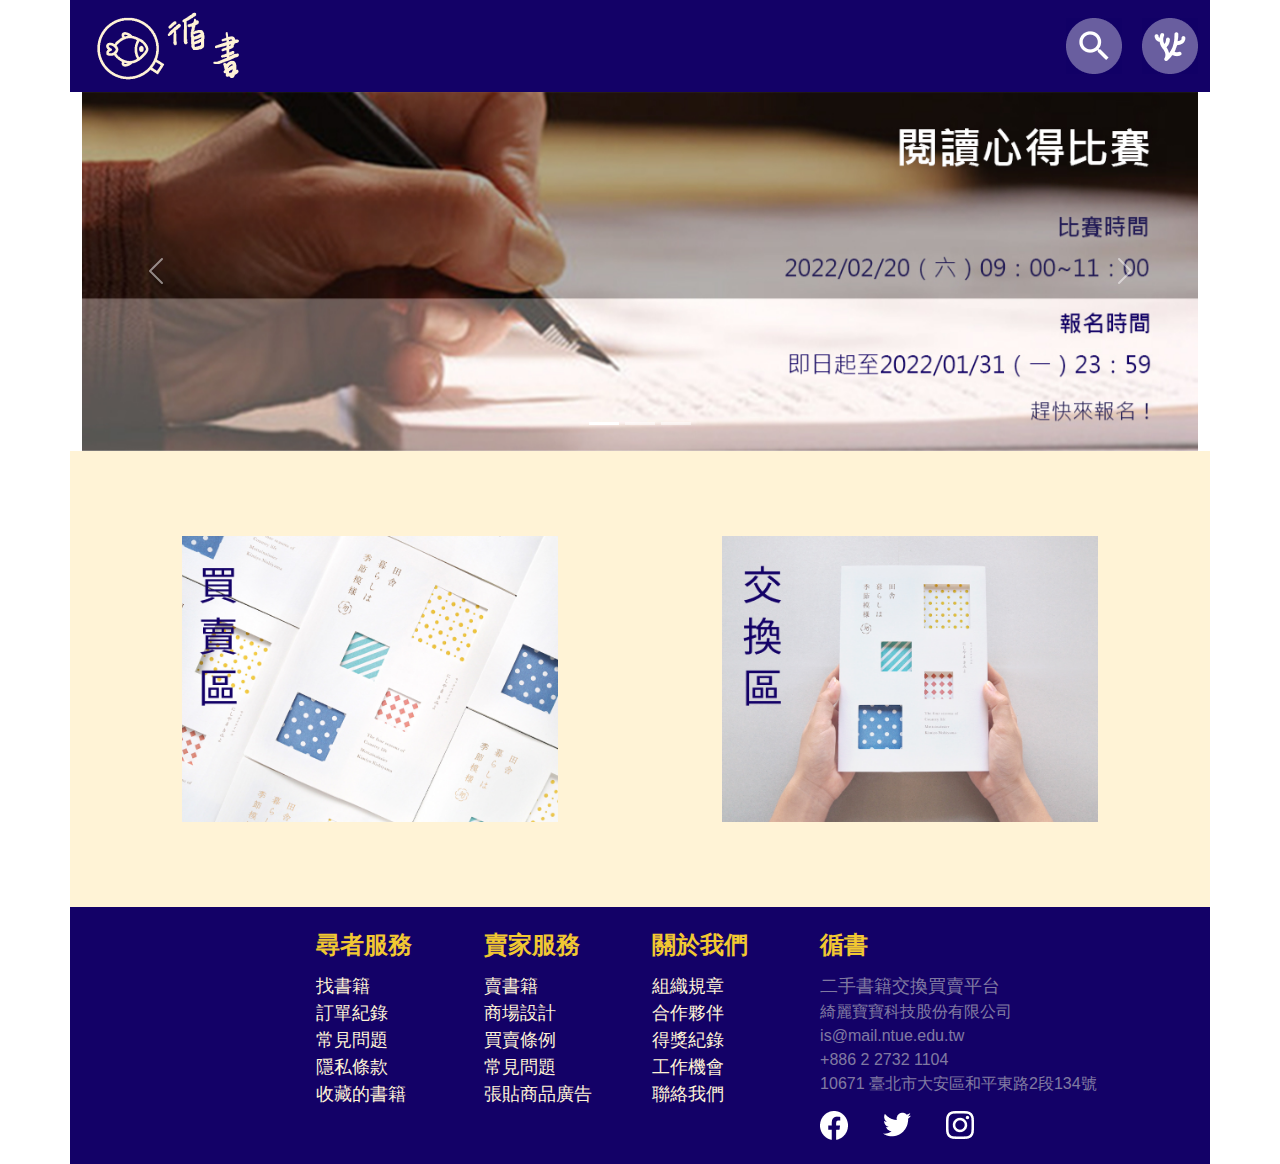
<file: index.html>
<!DOCTYPE html>
<html lang="en">
<head>
    <meta charset="UTF-8">
    <meta http-equiv="X-UA-Compatible" content="IE=edge">
    <meta name="viewport" content="width=device-width, initial-scale=1.0">
    <title>尋書</title>
    <link rel="stylesheet" href="https://necolas.github.io/normalize.css/">
    <link rel="stylesheet" href="css/style.css">
    <link rel="stylesheet" href="css/bootstrap.min.css">
    <link rel="shortcut icon" href="./img/favicon.ico" type="image/x-icon">
</head>
<body>
    <div class="contain">
        <header>
            <div class="container">
                <div class="row">
                    <div class="col-xl-12 col-md-12 col-xs-12 H_nav">
                        <div class="H_nav_btn_logo">
                            <img src="img/H_logo.png" alt="Logo" class="img-fluid">
                        </div>
                        <div class="d-flex flex-row float-end H_nav_btn_r">
                            <div class="H_nav_btn_search">
                                <img src="img/H_search.png" alt="Search" class="img-fluid H_nav_btn_search">
                            </div> 
                            <div class="H_nav_btn_guest">
                                <a href="./login.html">
                                     <img src="img/H_guest.png" alt="Guest" class="img-fluid H_nav_btn_guest">
                                </a>
                               
                            </div>                             
                        </div>
                    </div>
                    <div class="d-block d-sm-block d-md-none H_nav_for_xs">
                        <div>
                            <img src="./img/H_line.png" alt="Line" class="img-fluid">
                        </div>
                    </div>
                    <div id="carouselExampleIndicators" class="col-xl-12 col-md-12 col-xs-12 carousel slide" data-bs-ride="carousel">
                        <div class="carousel-indicators">
                          <button type="button" data-bs-target="#carouselExampleIndicators" data-bs-slide-to="0" class="active" aria-current="true" aria-label="Slide 1"></button>
                          <button type="button" data-bs-target="#carouselExampleIndicators" data-bs-slide-to="1" aria-label="Slide 2"></button>
                          <button type="button" data-bs-target="#carouselExampleIndicators" data-bs-slide-to="2" aria-label="Slide 3"></button>
                        </div>
                        <div class="carousel-inner">
                          <div class="carousel-item active">
                            <img src="img/H_banner.png" class="d-block w-100" alt="banner">
                          </div>
                          <div class="carousel-item">
                            <img src="img/H_banner_b.png" class="d-block w-100" alt="banner_b">
                          </div>
                          <div class="carousel-item">
                            <img src="img/H_banner_c.png" class="d-block w-100" alt="banner_c">
                          </div>
                        </div>
                        <button class="carousel-control-prev" type="button" data-bs-target="#carouselExampleIndicators" data-bs-slide="prev">
                          <span class="carousel-control-prev-icon" aria-hidden="true"></span>
                          <span class="visually-hidden">Previous</span>
                        </button>
                        <button class="carousel-control-next" type="button" data-bs-target="#carouselExampleIndicators" data-bs-slide="next">
                          <span class="carousel-control-next-icon" aria-hidden="true"></span>
                          <span class="visually-hidden">Next</span>
                        </button>
                    </div>    

                </div>    
            </div>    
        </header>

        <article>
            <div class="A_contain container">
                <div class="row d-flex justify-content-between">
                    <div class="d-none d-xl-block col-xl-6 A_imgA">
                        <a href="sele.html">
                        <img src="img/A_imga.png" alt="買賣區" class="img-fluid">
                        </a>
                    </div>
                    <div class="d-none d-xl-block col-xl-6 A_imgB">
                        <a href="change.html">
                            <img src="img/A_imgb.png" alt="交易區" class="img-fluid">
                        </a>                   
                    </div>  
                    <div class="d-none d-md-block col-md-6 d-xl-none A_imgA_m">
                            <img src="img/A_imga-2.png" alt="買賣區" class="img-fluid">
                            <p class="A_img_p">
                                這裡是屬於你的空間，<br>
                                在茫茫的書海中，<br>
                                找尋那些還在外漂流的書籍，<br>
                                他們正在等待新主人，<br>
                                等待你的到來。<br>
                            </p>
                            <div class="A_img_btn">
                                <input type="button" value="前往" onclick="location.href='sele.html'"
                                class="A_img_btn_btn">
                            </div>
                    </div>
                    <div class="d-none d-md-block col-md-6 d-xl-none A_imgB_m">
                            <img src="img/A_imgb-2.png" alt="交易區" class="img-fluid"> 
                            <p class="A_img_p">
                                在這裡，<br>
                                你會看到各種不同種類的書，<br>
                                每本書都是大家精心挑選的，<br>
                                找到喜歡的書，<br>
                                並且和其他人交換吧!<br>
                            </p>
                            <div class="A_img_btn">
                                <input type="button" value="前往" onclick="location.href='change.html'"
                                class="A_img_btn_btn">
                            </div>
                    </div>    
                    <div class="d-block col-sm-12 d-md-none A_imgA_space">
                    </div>
                    <div class="d-block col-sm-12 d-md-none A_imgA_x">
                        <div class="A_img_x">
                            <img src="img/A_imga-3.png" alt="買賣區" class="img-fluid">
                        </div>
                        
                        <p class="A_img_p_x">
                            這裡是屬於你的空間，<br>
                            在茫茫的書海中，<br>
                            找尋那些還在外漂流的書籍，<br>
                            他們正在等待新主人，<br>
                            等待你的到來。<br>
                        </p>
                        <div class="A_img_btn_x">
                            <input type="button" value="前往" onclick="location.href='sele.html'"
                            class="A_img_btn_btn_x">
                        </div>
                    </div>
                    <div class="d-block col-sm-12 d-md-none A_imgA_space">
                    </div>
                    <div class="d-block col-sm-12 d-md-none A_imgB_x">
                        <div class="A_img_x">
                            <img src="img/A_imgb-3.png" alt="交易區" class="img-fluid"> 
                        </div>
                        
                        <p class="A_img_p_x">
                            在這裡，<br>
                            你會看到各種不同種類的書，<br>
                            每本書都是大家精心挑選的，<br>
                            找到喜歡的書，<br>
                            並且和其他人交換吧!<br>
                        </p>
                        <div class="A_img_btn_x">
                            <input type="button" value="前往" onclick="location.href='change.html'"
                            class="A_img_btn_btn_x">
                        </div>
                    </div>     
                    <div class="d-block col-sm-12 d-md-none A_imgA_space">
                    </div>          
                </div>
              
            </div>
        </article>

        <footer>
            <div class="container d-flex justify-content-evenly F_contain">
                <div class="row">
                    <div class="col-xl-3 col-md-4 col-xs-12 F_textA"> 
                        <p class="F_text_a">尋者服務</p>
                        <p class="F_text_b">找書籍</p>              
                        <p class="F_text_b">訂單紀錄</p>
                        <p class="F_text_b">常見問題</p>
                        <p class="F_text_b">隱私條款</p>  
                        <p class="F_text_b">收藏的書籍</p>                             
                    </div>
                    <div class="col-xl-3 col-md-4 col-xs-12 F_textB">
                        <p class="F_text_a">賣家服務</p>
                        <p class="F_text_b">賣書籍</p>
                        <p class="F_text_b">商場設計</p>               
                        <p class="F_text_b">買賣條例</p>
                        <p class="F_text_b">常見問題</p> 
                        <p class="F_text_b">張貼商品廣告</p>                    
                    </div>
                    <div class="col-xl-3 col-md-4 col-xs-12 F_textC">
                        <p class="F_text_a">關於我們</p>
                        <p class="F_text_b">組織規章</p>
                        <p class="F_text_b">合作夥伴</p>               
                        <p class="F_text_b">得獎紀錄</p>
                        <p class="F_text_b">工作機會</p> 
                        <p class="F_text_b">聯絡我們</p>
                    </div>
                    <div class="col-xl-3 col-md-12 col-xs-12 align-middle F_textD">
                        <p class="F_text_a">循書</p>
                        <p class="text-nowrap F_text_c">二手書籍交換買賣平台</p>
                        <p class="text-nowrap F_text_d">綺麗寶寶科技股份有限公司</p>
                        <p class="F_text_d">is@mail.ntue.edu.tw</p>
                        <p class="F_text_d">+886 2 2732 1104</p>
                        <p class="text-nowrap F_text_d">10671 臺北市大安區和平東路2段134號</p>
                        <div class="F_btn">
                            <div class="F_btn_fb">
                                <a href="https://www.facebook.com/">
                                    <img src="img/F_btn_fb.png" alt="Facebook">
                                </a>
                            </div>
                            <div class="F_btn_tw">
                                <a href="https://twitter.com/?lang=zh-tw">
                                    <img src="img/F_btn_tw.png" alt="Twitter">
                                </a>                       
                            </div>
                            <div class="F_btn_ig">
                                <a href="https://www.instagram.com/">
                                    <img src="img/F_btn_ig.png" alt="Instagram">
                                </a>                    
                            </div>
                        </div>
                    </div>                       
                </div>
            </div>
                
            
        </footer>
    </div>
    <script>
        function w3_open() {
          document.getElementById("mySidebar").style.display = "block";
          document.getElementById("bar-item_op").style.display = "none";
          document.getElementById("bar-item_cl").style.display = "block";
        }
        
        function w3_close() {
          document.getElementById("mySidebar").style.display = "none";
          document.getElementById("bar-item_op").style.display = "block";
          document.getElementById("bar-item_cl").style.display = "none";
        }
    </script>
    <script src="js/jquery.js"></script>
    <script src="js/bootstrap.min.js"></script>
</body>
</html>
</file>
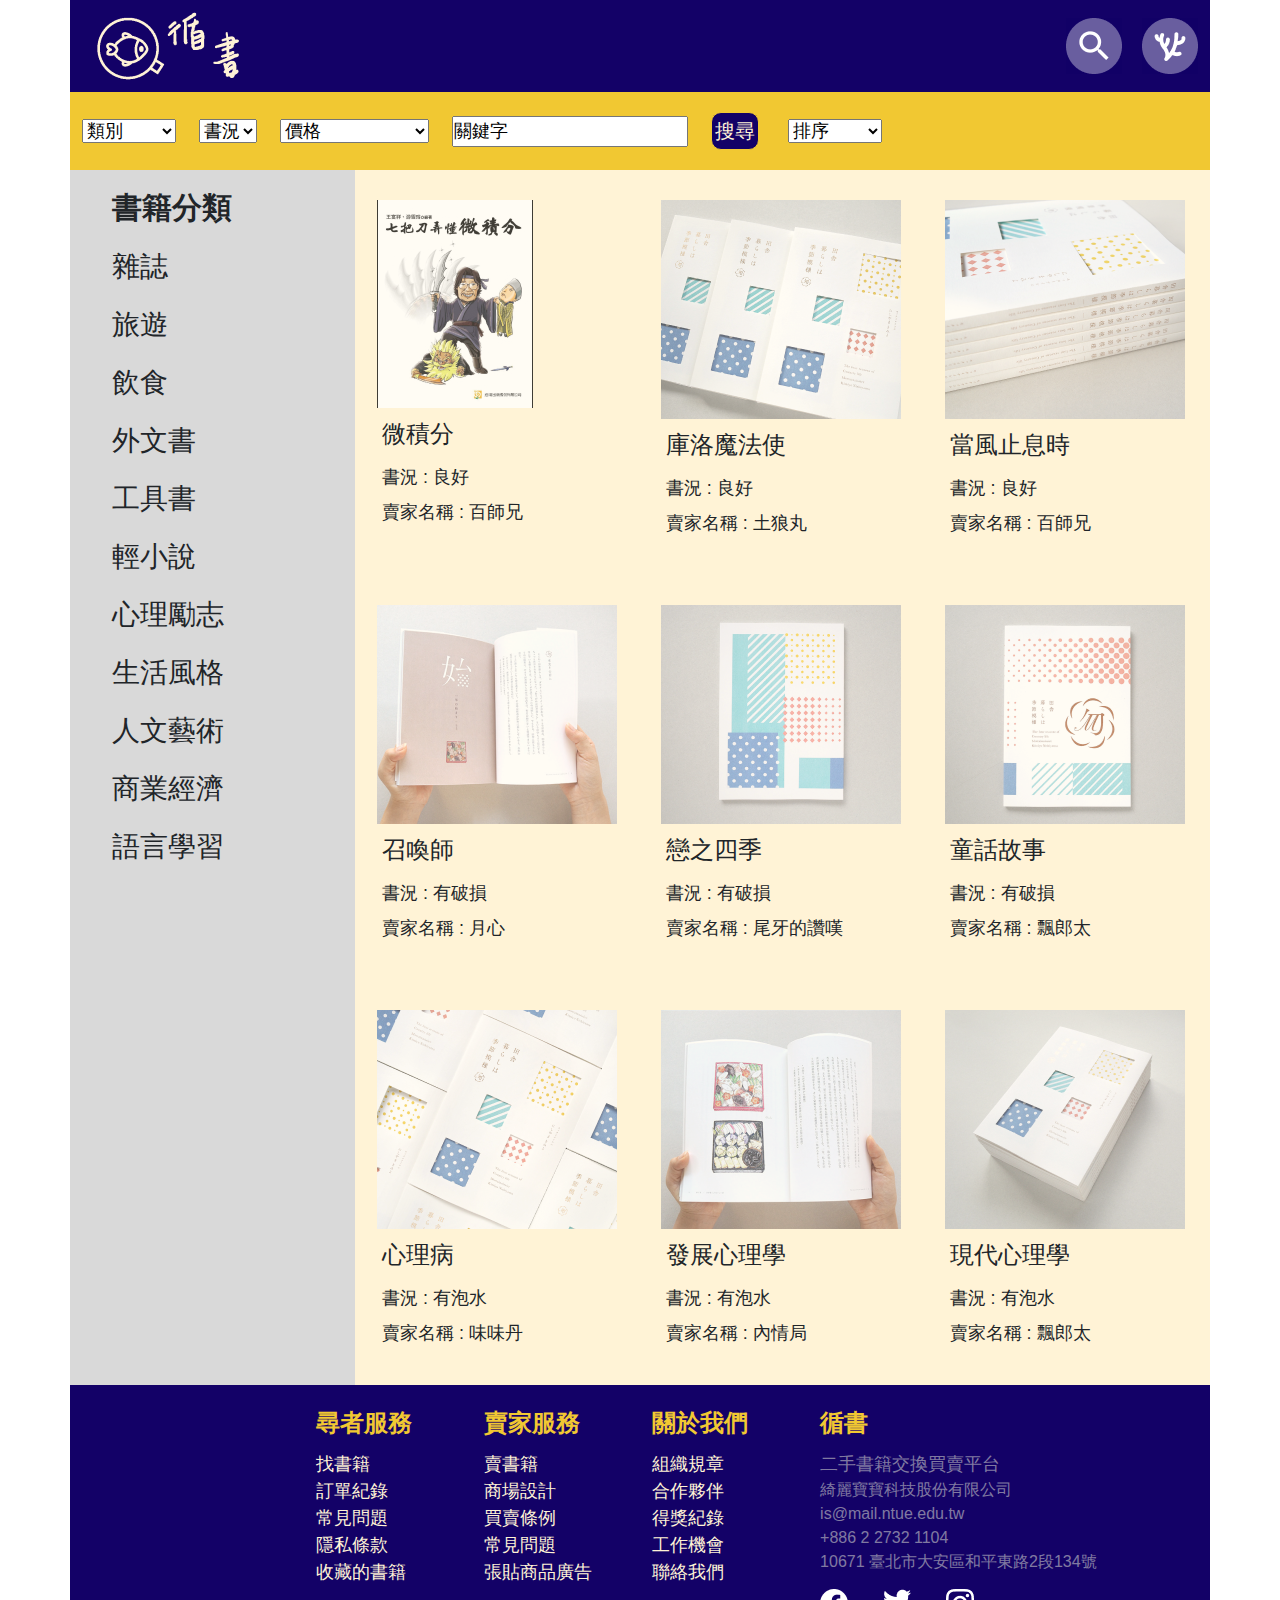
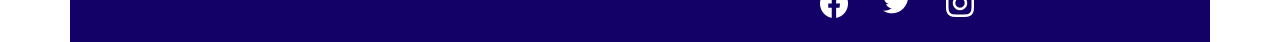
<file: change.html>
<!DOCTYPE html>
<html lang="en">
<head>
    <meta charset="UTF-8">
    <meta http-equiv="X-UA-Compatible" content="IE=edge">
    <meta name="viewport" content="width=device-width, initial-scale=1.0">
    <title>尋書</title>
    <link rel="stylesheet" href="https://necolas.github.io/normalize.css/">
    <link rel="stylesheet" href="css/change.css">
    <link rel="stylesheet" href="css/bootstrap.min.css">
    <link rel="shortcut icon" href="./img/favicon.ico" type="image/x-icon">
</head>
<body>
    <div class="contain">
        <header>
            <div class="container">
                <div class="row">
                    <div class="col-xl-12 col-md-12 col-xs-12 H_nav">
                        <div class="H_nav_btn_logo">
                            <a href="./index.html">
                                 <img src="img/H_logo.png" alt="Logo" class="img-fluid">
                            </a>
                           
                        </div>
                        <div class="d-flex flex-row float-end H_nav_btn_r">
                            <div class="H_nav_btn_search">
                                <img src="img/H_search.png" alt="Search" class="img-fluid H_nav_btn_search">
                            </div> 
                            <div class="H_nav_btn_guest">
                                <a href="./login.html">
                                    <img src="img/H_guest.png" alt="Guest" class="img-fluid H_nav_btn_guest">
                               </a>
                            </div>                             
                        </div>
                    </div>
                    <div class="d-block d-sm-block d-md-none H_nav_for_xs">
                        <div>
                            <img src="./img/H_line.png" alt="Line" class="img-fluid">
                        </div>
                    </div>
                </div>    
            </div>    
        </header>

        <article>
            <div class="container A_contain">
                <div class="row">
                    <div class="d-block d-xs-block col-xs-12 d-sm-none sideMenu" >
                        <div class="d-inline-flex A_sidemenu_all" style="display:none" id="mySidebar">
                            <select class="A_side_l_select">
                                <option value="">書況</option>
                                <option value="">類別</option>
                                <option value="">類別</option>
                                <option value="">類別</option>
                                <option value="">類別</option>  
                            </select>
                            <select class="A_side_l_select">
                                <option value="">價格</option>
                                <option value="">100元以下</option>
                                <option value="">100元~500元</option>
                                <option value="">500元~1000元</option>
                                <option value="">1000元~1500元</option>
                                <option value="">1500元~2000元</option>
                                <option value="">2000元以上</option>
                            </select>  
                            <div class="A_side_l_input">
                                <input value="關鍵字" class="A_side_l_i">
                            </div>   
                            <div class="A_side_l_p">
                                <p class="A_side_l_p_textB">
                                    搜尋
                                </p>
                            </div>                              
                        </div>
                        <div>
                            <div class="w3-teal ">
                                <button class="bar-item_op" onclick="w3_open()" id="bar-item_op">
                                    <img src="./img/A_sidebar_op_img.png" alt="op">
                                </button>
                            </div>
                            <div class="w3-teal">
                                <button onclick="w3_close()" class="bar-item_cl" id="bar-item_cl" style="display:none">
                                    <img src="./img/A_sidebar_cl_img.png" alt="op">
                                </button>

                            </div>  

                        </div>
                    </div>
                    <div class="d-none d-sm-none d-md-block col-md-12 d-xl-block col-xl-12 justify-content-between A_nav">
                        <div class="d-inline-flex  A_nav_left">
                            <select class="A_nav_l_select">
                                <option value="">類別</option>
                                <option value="">語言學習</option>
                                <option value="">外文書</option>
                                <option value="">工具書</option>
                                <option value="">雜誌</option>
                                <option value="">旅遊</option>
                                <option value="">人文藝術</option>
                                <option value="">商業經濟</option>
                                <option value="">輕小說</option>
                                <option value="">心理勵志</option>
                                <option value="">生活風格</option>
                                <option value="">飲食</option>
                            </select>
                            <select class="A_nav_l_select">
                                <option value="">書況</option>
                                <option value="">類別</option>
                                <option value="">類別</option>
                                <option value="">類別</option>
                                <option value="">類別</option>  
                            </select>
                            <select class="A_nav_l_select">
                                <option value="">價格</option>
                                <option value="">100元以下</option>
                                <option value="">100元~500元</option>
                                <option value="">500元~1000元</option>
                                <option value="">1000元~1500元</option>
                                <option value="">1500元~2000元</option>
                                <option value="">2000元以上</option>
                            </select>  
                            <div class="A_nav_l_input">
                                <input value="關鍵字" class="A_nav_l_i">
                            </div>   
                            <div class="A_nav_l_p">
                                <p class="A_nav_l_p_textB">
                                    搜尋
                                </p>
                            </div>                              
                        </div>
                        <div class="d-inline-flex A_nav_right">
                            <select class="A_nav_r_select">
                                <option value="">排序</option>
                                <option value="">由多至少</option>
                                <option value="">由少至多</option>
                            </select>    
                        </div>                    
                    </div>
                    <div class="d-block d-xs-block col-xs-12 d-md-none A_nav_xs">
                        <div class=" A_nav_xs_p">
                            <div class="d-flex flex-row d-flex justify-content-evenly">
                            <p class="A_nav_xs_p_b">飲食</p>
                            <p class="A_nav_xs_p_b">外文書</p>
                            <p class="A_nav_xs_p_b">語言學習</p>
                            <p class="A_nav_xs_p_b">宗教信仰</p> 
                            </div>
                            <div class="d-flex flex-row d-flex justify-content-evenly">
                           <p class="A_nav_xs_p_b">雜誌</p>
                           <p class="A_nav_xs_p_b">工具書</p>
                           <p class="A_nav_xs_p_b">人文藝術</p>
                           <p class="A_nav_xs_p_b">生活風格</p>                                 
                            </div>
                            <div class="d-flex flex-row d-flex justify-content-evenly">
                           <p class="A_nav_xs_p_b">旅遊</p>
                           <p class="A_nav_xs_p_b">輕小說</p> 
                           <p class="A_nav_xs_p_b">商業經濟</p>
                           <p class="A_nav_xs_p_b">心理勵志</p>                                
                            </div> 
                        </div>
                    </div>

                </div>
                <div >
                    <div class="row">
                        <div class="d-none d-sm-none d-md-block col-md-3 d-xl-none A_center_sidebar_md">
                            <p class="A_sidebar_md_a">書籍分類</p>
                            <p class="A_sidebar_md_b">飲食</p>
                            <p class="A_sidebar_md_b">雜誌</p>
                            <p class="A_sidebar_md_b">旅遊</p>
                            <p class="A_sidebar_md_b">外文書</p>
                            <p class="A_sidebar_md_b">工具書</p>
                            <p class="A_sidebar_md_b">輕小說</p>     
                            <p class="A_sidebar_md_b">語言學習</p>
                            <p class="A_sidebar_md_b">人文藝術</p>
                            <p class="A_sidebar_md_b">商業經濟</p>
                            <p class="A_sidebar_md_b">心理勵志</p>
                            <p class="A_sidebar_md_b">生活風格</p>                       
                        </div>
                        <div class="d-none d-sm-none d-md-none d-xl-block col-xl-3 A_center_sidebar_xl">
                            <p class="A_sidebar_xl_a">書籍分類</p>
                            <p class="A_sidebar_xl_b">雜誌</p>
                            <p class="A_sidebar_xl_b">旅遊</p>
                            <p class="A_sidebar_xl_b">飲食</p>
                            <p class="A_sidebar_xl_b">外文書</p>
                            <p class="A_sidebar_xl_b">工具書</p>
                            <p class="A_sidebar_xl_b">輕小說</p>
                            <p class="A_sidebar_xl_b">心理勵志</p>
                            <p class="A_sidebar_xl_b">生活風格</p>
                            <p class="A_sidebar_xl_b">人文藝術</p>
                            <p class="A_sidebar_xl_b">商業經濟</p>
                            <p class="A_sidebar_xl_b">語言學習</p>
                        </div>

                        <div class="d-block d-xs-block col-xs-12 d-md-none d-flex flex-row d-flex justify-content-evenly A_center_main_xs_banner">
                            <div class="A_center_main_xs_banner0">
                                <input type="button" value="最熱銷" onclick="myFunction()" id="myclick"
                                class="A_center_main_xs_banner_btn0">
                            </div>
                            <div class="A_center_main_xs_banner1">
                                <input type="button" value="新 舊" 
                                onclick="myFunction2()" id="myclick2" class="A_center_main_xs_banner_btn0">
                            </div>
                            <div class="A_center_main_xs_banner2">
                                <input type="button" value="價格" 
                                onclick="myFunction3()" id="myclick3" class="A_center_main_xs_banner_btn0">
                            </div>
                        </div>    

                        <div class="d-block d-xl-block col-xl-9 d-none A_center_main">
                            <div class="row">
                                <div class="col-xl-3 A_center_main_goods_xl">
                                    <div class="A_center_main_goods_img">
                                        <a href="./detail.html">
                                            <img src="./img/A_product.jpg" alt="goods_A">
                                        </a>                                        
                                    </div>
                                    <div class="A_center_main_goods_text">
                                        <p class="A_center_main_goods_texta">微積分 </p>
                                        <p class="A_center_main_goods_textb">書況 : 良好</p>
                                        <p class="A_center_main_goods_textb">賣家名稱 : 百師兄</p>
                                    </div>
                                </div>
                                <div class="col-xl-3 A_center_main_goods_xl">
                                    <div class="A_center_main_goods_img">                                        <img src="img/A_center_main_goods_B.png" alt="goods_B">
                                    </div>
                                    <div class="A_center_main_goods_text">
                                        <p class="A_center_main_goods_texta">庫洛魔法使</p>
                                        <p class="A_center_main_goods_textb">書況 : 良好</p>
                                        <p class="A_center_main_goods_textb">賣家名稱 : 土狼丸</p>
                                    </div>
                                </div>
                                <div class="col-xl-3 A_center_main_goods_xl">
                                    <div class="A_center_main_goods_img">
                                        <img src="img/A_center_main_goods_C.png" alt="goods_C">
                                    </div>
                                    <div class="A_center_main_goods_text">
                                        <p class="A_center_main_goods_texta">當風止息時</p>
                                        <p class="A_center_main_goods_textb">書況 : 良好</p>
                                        <p class="A_center_main_goods_textb">賣家名稱 : 百師兄</p>
                                    </div>
                                </div>
                                <div class="col-xl-3 A_center_main_goods_xl">
                                    <div class="A_center_main_goods_img">
                                        <img src="img/A_center_main_goods_D.png" alt="goods_D">
                                    </div>
                                    <div class="A_center_main_goods_text">
                                        <p class="A_center_main_goods_texta">召喚師</p>
                                        <p class="A_center_main_goods_textb">書況 : 有破損</p>
                                        <p class="A_center_main_goods_textb">賣家名稱 : 月心</p>
                                    </div>
                                </div>
                                <div class="col-xl-3 A_center_main_goods_xl">
                                    <div class="A_center_main_goods_img">
                                        <img src="img/A_center_main_goods_E.png" alt="goods_E">
                                    </div>
                                    <div class="A_center_main_goods_text">
                                        <p class="A_center_main_goods_texta">戀之四季</p>
                                        <p class="A_center_main_goods_textb">書況 : 有破損</p>
                                        <p class="A_center_main_goods_textb">賣家名稱 : 尾牙的讚嘆</p>
                                    </div>
                                </div>
                                <div class="col-xl-3 A_center_main_goods_xl">
                                    <div class="A_center_main_goods_img">
                                        <img src="img/A_center_main_goods_F.png" alt="goods_F">
                                    </div>
                                    <div class="A_center_main_goods_text">
                                        <p class="A_center_main_goods_texta">童話故事</p>
                                        <p class="A_center_main_goods_textb">書況 : 有破損</p>
                                        <p class="A_center_main_goods_textb">賣家名稱 : 飄郎太</p>
                                    </div>
                                </div>
                                <div class="col-xl-3 A_center_main_goods_xl">
                                    <div class="A_center_main_goods_img">
                                        <img src="img/A_center_main_goods_G.png" alt="goods_G">
                                    </div>
                                    <div class="A_center_main_goods_text">
                                        <p class="A_center_main_goods_texta">心理病</p>
                                        <p class="A_center_main_goods_textb">書況 : 有泡水</p>
                                        <p class="A_center_main_goods_textb">賣家名稱 : 味味丹</p>
                                    </div>
                                </div>
                                <div class="col-xl-3 A_center_main_goods_xl">
                                    <div class="A_center_main_goods_img">
                                        <img src="img/A_center_main_goods_H.png" alt="goods_H">
                                    </div>
                                    <div class="A_center_main_goods_text">
                                        <p class="A_center_main_goods_texta">發展心理學</p>
                                        <p class="A_center_main_goods_textb">書況 : 有泡水</p>
                                        <p class="A_center_main_goods_textb">賣家名稱 : 內情局</p>
                                    </div>
                                </div>
                                <div class="col-xl-3 A_center_main_goods_xl">
                                    <div class="A_center_main_goods_img">
                                        <img src="img/A_center_main_goods_I.png" alt="goods_I">
                                    </div>
                                    <div class="A_center_main_goods_text">
                                        <p class="A_center_main_goods_texta">現代心理學</p>
                                        <p class="A_center_main_goods_textb">書況 : 有泡水</p>
                                        <p class="A_center_main_goods_textb">賣家名稱 : 飄郎太</p>
                                    </div>
                                </div>
                            </div>

                        </div>
                        <div class="d-none d-md-block col-md-9
                        d-xl-none A_center_main">
                            <div class="row d-flex justify-content-evenly">
                                <div class="col-md-4 A_center_main_goods_md">
                                    <div class="A_center_main_goods_img">
                                        <a href="./detail.html">
                                            <img src="./img/A_product_xs.png" alt="goods_A">
                                        </a>   
                                    </div>
                                    <div class="A_center_main_goods_text">
                                        <p class="text-nowrap A_center_main_goods_textc">微積分</p>
                                        <p class="text-nowrap A_center_main_goods_textd">書況 : 良好</p>
                                        <p class="text-nowrap A_center_main_goods_textd">賣家名稱 : 百師兄</p>
                                        <p class="text-nowrap A_center_main_goods_textd">二手價 : 270元</p>
                                    </div>
                                </div>
                                <div class="col-md-4 A_center_main_goods_md2">
                                    <div class="A_center_main_goods_img">                                           <img src="img/A_center_main_goods_B1.png" alt="goods_B">
                                    </div>
                                    <div class="A_center_main_goods_text">
                                        <p class="text-nowrap A_center_main_goods_textc">庫洛魔法使</p>
                                        <p class="text-nowrap A_center_main_goods_textd">書況 : 良好</p>
                                        <p class="text-nowrap A_center_main_goods_textd">賣家名稱 : 土狼丸</p>
                                        <p class="text-nowrap A_center_main_goods_textd">二手價 : 80元</p>
                                    </div>
                                </div>
                                <div class="col-md-4 A_center_main_goods_md">
                                    <div class="A_center_main_goods_img">
                                        <img src="img/A_center_main_goods_C1.png" alt="goods_C">
                                    </div>
                                    <div class="A_center_main_goods_text">
                                        <p class="text-nowrap A_center_main_goods_textc">當風止息時</p>
                                        <p class="text-nowrap A_center_main_goods_textd">書況 : 良好</p>
                                        <p class="text-nowrap A_center_main_goods_textd">賣家名稱 : 百師兄</p>
                                        <p class="text-nowrap A_center_main_goods_textd">二手價 : 80元</p>
                                    </div>
                                </div>
                                <div class="col-md-4 A_center_main_goods_md2">
                                    <div class="A_center_main_goods_img">
                                        <img src="img/A_center_main_goods_D1.png" alt="goods_D">
                                    </div>
                                    <div class="A_center_main_goods_text">
                                        <p class="text-nowrap A_center_main_goods_textc">召喚師</p>
                                        <p class="text-nowrap A_center_main_goods_textd">書況 : 有破損</p>
                                        <p class="text-nowrap A_center_main_goods_textd">賣家名稱 : 月心</p>
                                        <p class="text-nowrap A_center_main_goods_textd">二手價 : 80元</p>
                                    </div>
                                </div>
                                <div class="col-md-4 A_center_main_goods_md">
                                    <div class="A_center_main_goods_img">
                                        <img src="img/A_center_main_goods_E1.png" alt="goods_E">
                                    </div>
                                    <div class="A_center_main_goods_text">
                                        <p class="text-nowrap A_center_main_goods_textc">戀之四季</p>
                                        <p class="text-nowrap A_center_main_goods_textd">書況 : 有破損</p>
                                        <p class="text-nowrap A_center_main_goods_textd">賣家名稱 : 尾牙</p>
                                        <p class="text-nowrap A_center_main_goods_textd">二手價 : 80元</p>
                                    </div>
                                </div>
                                <div class="col-md-4 A_center_main_goods_md2">
                                    <div class="A_center_main_goods_img">
                                        <img src="img/A_center_main_goods_F1.png" alt="goods_F">
                                    </div>
                                    <div class="A_center_main_goods_text">
                                        <p class="text-nowrap A_center_main_goods_textc">童話故事</p>
                                        <p class="text-nowrap A_center_main_goods_textd">書況 : 有破損</p>
                                        <p class="text-nowrap A_center_main_goods_textd">賣家名稱 : 飄郎太</p>
                                        <p class="text-nowrap A_center_main_goods_textd">二手價 : 80元</p>
                                    </div>
                                </div>
                                <div class="col-md-4 A_center_main_goods_md">
                                    <div class="A_center_main_goods_img">
                                        <img src="img/A_center_main_goods_G1.png" alt="goods_G">
                                    </div>
                                    <div class="A_center_main_goods_text">
                                        <p class="text-nowrap A_center_main_goods_textc">心理病</p>
                                        <p class="text-nowrap A_center_main_goods_textd">書況 : 有泡水</p>
                                        <p class="text-nowrap A_center_main_goods_textd">賣家名稱 : 味味丹</p>
                                        <p class="text-nowrap A_center_main_goods_textd">二手價 : 80元</p>
                                    </div>
                                </div>
                                <div class="col-md-4 A_center_main_goods_md2">
                                    <div class="A_center_main_goods_img">
                                        <img src="img/A_center_main_goods_H1.png" alt="goods_H">
                                    </div>
                                    <div class="A_center_main_goods_text">
                                        <p class="text-nowrap A_center_main_goods_textc">發展心理學</p>
                                        <p class="text-nowrap A_center_main_goods_textd">書況 : 有泡水</p>
                                        <p class="text-nowrap A_center_main_goods_textd">賣家名稱 : 內情局</p>
                                        <p class="text-nowrap A_center_main_goods_textd">二手價 : 80元</p>
                                    </div>
                                </div>
                                <div class="col-md-4 A_center_main_goods_md">
                                    <div class="A_center_main_goods_img">
                                        <img src="img/A_center_main_goods_I1.png" alt="goods_I">
                                    </div>
                                    <div class="A_center_main_goods_text">
                                        <p class="text-nowrap A_center_main_goods_textc">現代心理學</p>
                                        <p class="text-nowrap A_center_main_goods_textd">書況 : 有泡水</p>
                                        <p class="text-nowrap A_center_main_goods_textd">賣家名稱 : 飄郎太</p>
                                        <p class="text-nowrap A_center_main_goods_textd">二手價 : 80元</p>
                                    </div>
                                </div>
                                <div class="col-md-4 A_center_main_goods_md2">
                                    <div class="A_center_main_goods_img">
                                        <img src="img/A_center_main_goods_J1.png" alt="goods_I">
                                    </div>
                                    <div class="A_center_main_goods_text">
                                        <p class="text-nowrap A_center_main_goods_textc">現代心理學</p>
                                        <p class="text-nowrap A_center_main_goods_textd">書況 : 有泡水</p>
                                        <p class="text-nowrap A_center_main_goods_textd">賣家名稱 : 飄郎太</p>
                                        <p class="text-nowrap A_center_main_goods_textd">二手價 : 80元</p>
                                    </div>
                                </div>
                            </div>

                        </div>
                        <div class="d-block d-xs-block col-xs-12 d-md-none A_center_main">
                            <div class="row d-flex justify-content-center">
                                <hr class="A_center_main_goods_xs_hr" style="width:90%;">
                                <div class="A_center_main_goods_xs">
                                    <div class="A_center_main_goods_img">
                                        <a href="./detail.html">
                                            <img src="./img/A_product_xs.png" alt="goods_A">
                                        </a> 
                                    </div>
                                    <div class="A_center_main_goods_text">
                                        <p class="A_center_main_goods_textc">微積分 </p>
                                        <p class="A_center_main_goods_textd">書況 : 良好</p>
                                        <p class="A_center_main_goods_textd">賣家名稱 : 百師兄</p>
                                    </div>
                                    <div class="A_center_main_goods_text_r">
                                        <p class="text-nowrap A_center_main_goods_texte">二手價 : 270元
                                        </p>
                                        <div class="A_center_main_xs_btn">
                                            <input type="button" value="加入購物車" onclick="location.href='change.html'"
                                            class="A_center_main_xs_btn_x">
                                        </div>
                                    </div>
                                </div>
                                <hr class="A_center_main_goods_xs_hr" style="width:90%;">
                                <div class="A_center_main_goods_xs">
                                    <div class="A_center_main_goods_img">                                        <img src="img/A_center_main_goods_B2.png" alt="goods_B">
                                    </div>
                                    <div class="A_center_main_goods_text">
                                        <p class="A_center_main_goods_textc">庫洛魔法使</p>
                                        <p class="A_center_main_goods_textd">書況 : 良好</p>
                                        <p class="A_center_main_goods_textd">賣家名稱 : 土狼丸</p>
                                    </div>
                                    <div class="A_center_main_goods_text_r">
                                        <p class="text-nowrap A_center_main_goods_texte">二手價 : 80元
                                        </p>
                                        <div class="A_center_main_xs_btn">
                                            <input type="button" value="加入購物車" onclick="location.href='change.html'"
                                            class="A_center_main_xs_btn_x">
                                        </div>
                                    </div>
                                </div>
                                <hr class="A_center_main_goods_xs_hr" style="width:90%;">
                                <div class="A_center_main_goods_xs">
                                    <div class="A_center_main_goods_img">
                                        <img src="img/A_center_main_goods_C2.png" alt="goods_C">
                                    </div>
                                    <div class="A_center_main_goods_text">
                                        <p class="A_center_main_goods_textc">當風止息時</p>
                                        <p class="A_center_main_goods_textd">書況 : 良好</p>
                                        <p class="A_center_main_goods_textd">賣家名稱 : 百師兄</p>                                     
                                    </div>
                                    <div class="A_center_main_goods_text_r">
                                        <p class="text-nowrap A_center_main_goods_texte">二手價 : 80元
                                        </p>
                                        <div class="A_center_main_xs_btn">
                                            <input type="button" value="加入購物車" onclick="location.href='change.html'"
                                            class="A_center_main_xs_btn_x">
                                        </div>
                                    </div>
                                </div>
                                <hr class="A_center_main_goods_xs_hr" style="width:90%;">
                                <div class="A_center_main_goods_xs">
                                    <div class="A_center_main_goods_img">
                                        <img src="img/A_center_main_goods_D2.png" alt="goods_D">
                                    </div>
                                    <div class="A_center_main_goods_text">
                                        <p class="A_center_main_goods_textc">召喚師</p>
                                        <p class="A_center_main_goods_textd">書況 : 有破損</p>
                                        <p class="A_center_main_goods_textd">賣家名稱 : 月心</p>
                                    </div>
                                    <div class="A_center_main_goods_text_r">
                                        <p class="text-nowrap A_center_main_goods_texte">二手價 : 80元
                                        </p>
                                        <div class="A_center_main_xs_btn">
                                            <input type="button" value="加入購物車" onclick="location.href='change.html'"
                                            class="A_center_main_xs_btn_x">
                                        </div>
                                    </div>
                                </div>
                                <hr class="A_center_main_goods_xs_hr" style="width:90%;">
                                <div class="A_center_main_goods_xs">
                                    <div class="A_center_main_goods_img">
                                        <img src="img/A_center_main_goods_E2.png" alt="goods_E">
                                    </div>
                                    <div class="A_center_main_goods_text">
                                        <p class="A_center_main_goods_textc">戀之四季</p>
                                        <p class="A_center_main_goods_textd">書況 : 有破損</p>
                                        <p class="A_center_main_goods_textd">賣家名稱 : 尾牙</p>
                                    </div>
                                    <div class="A_center_main_goods_text_r">
                                        <p class="text-nowrap A_center_main_goods_texte">二手價 : 80元
                                        </p>
                                        <div class="A_center_main_xs_btn">
                                            <input type="button" value="加入購物車" onclick="location.href='change.html'"
                                            class="A_center_main_xs_btn_x">
                                        </div>
                                    </div>
                                </div>
                                <hr class="A_center_main_goods_xs_hr" style="width:90%;">
                                <div class="A_center_main_goods_xs">
                                    <div class="A_center_main_goods_img">
                                        <img src="img/A_center_main_goods_F2.png" alt="goods_F">
                                    </div>
                                    <div class="A_center_main_goods_text">
                                        <p class="A_center_main_goods_textc">童話故事</p>
                                        <p class="A_center_main_goods_textd">書況 : 有破損</p>
                                        <p class="A_center_main_goods_textd">賣家名稱 : 飄郎太</p>
                                    </div>
                                    <div class="A_center_main_goods_text_r">
                                        <p class="text-nowrap A_center_main_goods_texte">二手價 : 80元
                                        </p>
                                        <div class="A_center_main_xs_btn">
                                            <input type="button" value="加入購物車" onclick="location.href='change.html'"
                                            class="A_center_main_xs_btn_x">
                                        </div>
                                    </div>
                                </div>
                                <hr class="A_center_main_goods_xs_hr" style="width:90%;">
                                <div class="A_center_main_goods_xs">
                                    <div class="A_center_main_goods_img">
                                        <img src="img/A_center_main_goods_G2.png" alt="goods_G">
                                    </div>
                                    <div class="A_center_main_goods_text">
                                        <p class="A_center_main_goods_textc">心理病</p>
                                        <p class="A_center_main_goods_textd">書況 : 有泡水</p>
                                        <p class="A_center_main_goods_textd">賣家名稱 : 味味丹</p>
                                    </div>
                                    <div class="A_center_main_goods_text_r">
                                        <p class="text-nowrap A_center_main_goods_texte">二手價 : 80元
                                        </p>
                                        <div class="A_center_main_xs_btn">
                                            <input type="button" value="加入購物車" onclick="location.href='change.html'"
                                            class="A_center_main_xs_btn_x">
                                        </div>
                                    </div>
                                </div>
                                <hr class="A_center_main_goods_xs_hr" style="width:90%;">
                                <div class="A_center_main_goods_xs">
                                    <div class="A_center_main_goods_img">
                                        <img src="img/A_center_main_goods_H2.png" alt="goods_H">
                                    </div>
                                    <div class="A_center_main_goods_text">
                                        <p class="A_center_main_goods_textc">發展心理學</p>
                                        <p class="A_center_main_goods_textd">書況 : 有泡水</p>
                                        <p class="A_center_main_goods_textd">賣家名稱 : 內情局</p>
                                    </div>
                                    <div class="A_center_main_goods_text_r">
                                        <p class="text-nowrap A_center_main_goods_texte">二手價 : 80元
                                        </p>
                                        <div class="A_center_main_xs_btn">
                                            <input type="button" value="加入購物車" onclick="location.href='change.html'"
                                            class="A_center_main_xs_btn_x">
                                        </div>
                                    </div>
                                </div>
                                <hr class="A_center_main_goods_xs_hr" style="width:90%;">
                                <div class="A_center_main_goods_xs">
                                    <div class="A_center_main_goods_img">
                                        <img src="img/A_center_main_goods_I2.png" alt="goods_I">
                                    </div>
                                    <div class="A_center_main_goods_text">
                                        <p class="A_center_main_goods_textc">現代心理學</p>
                                        <p class="A_center_main_goods_textd">書況 : 有泡水</p>
                                        <p class="A_center_main_goods_textd">賣家名稱 : 飄郎太</p>
                                    </div>
                                    <div class="A_center_main_goods_text_r">
                                        <p class="text-nowrap A_center_main_goods_texte">二手價 : 80元
                                        </p>
                                        <div class="A_center_main_xs_btn">
                                            <input type="button" value="加入購物車" onclick="location.href='change.html'"
                                            class="A_center_main_xs_btn_x">
                                            
                                        </div>
                                    </div>
                                </div>
                                <hr class="A_center_main_goods_xs_hr" style="width:90%;">
                                <div class="A_center_main_goods_xs_next d-flex justify-content-evenly">
                                    <div class="A_center_main_goods_xs_next_left">
                                        <img src="./img/A_next_L.png" alt="left">
                                    </div>
                                    <div class="A_center_main_goods_xs_next_p">
                                        <p> 1 </p>
                                    </div>
                                    <div class="A_center_main_goods_xs_next_p">
                                        <p> 2 </p>
                                    </div>
                                    <div class="A_center_main_goods_xs_next_right">
                                        <img src="./img/A_next_R.png" alt="right">
                                    </div>
                                </div>
                            </div>

                        </div>

                    </div>        
                </div>              
            </div>
        </article>

        <footer>
            <div class="container d-flex justify-content-evenly F_contain">
                <div class="row">
                    <div class="col-xl-3 col-md-4 col-xs-12 F_textA"> 
                        <p class="F_text_a">尋者服務</p>
                        <p class="F_text_b">找書籍</p>              
                        <p class="F_text_b">訂單紀錄</p>
                        <p class="F_text_b">常見問題</p>
                        <p class="F_text_b">隱私條款</p>  
                        <p class="F_text_b">收藏的書籍</p>                             
                    </div>
                    <div class="col-xl-3 col-md-4 col-xs-12 F_textB">
                        <p class="F_text_a">賣家服務</p>
                        <p class="F_text_b">賣書籍</p>
                        <p class="F_text_b">商場設計</p>               
                        <p class="F_text_b">買賣條例</p>
                        <p class="F_text_b">常見問題</p> 
                        <p class="F_text_b">張貼商品廣告</p>                    
                    </div>
                    <div class="col-xl-3 col-md-4 col-xs-12 F_textC">
                        <p class="F_text_a">關於我們</p>
                        <p class="F_text_b">組織規章</p>
                        <p class="F_text_b">合作夥伴</p>               
                        <p class="F_text_b">得獎紀錄</p>
                        <p class="F_text_b">工作機會</p> 
                        <p class="F_text_b">聯絡我們</p>
                    </div>
                    <div class="col-xl-3 col-md-12 col-xs-12 align-middle F_textD">
                        <p class="F_text_a">循書</p>
                        <p class="text-nowrap F_text_c">二手書籍交換買賣平台</p>
                        <p class="text-nowrap F_text_d">綺麗寶寶科技股份有限公司</p>
                        <p class="F_text_d">is@mail.ntue.edu.tw</p>
                        <p class="F_text_d">+886 2 2732 1104</p>
                        <p class="text-nowrap F_text_d">10671 臺北市大安區和平東路2段134號</p>
                        <div class="F_btn">
                            <div class="F_btn_fb">
                                <a href="https://www.facebook.com/">
                                    <img src="img/F_btn_fb.png" alt="Facebook">
                                </a>
                            </div>
                            <div class="F_btn_tw">
                                <a href="https://twitter.com/?lang=zh-tw">
                                    <img src="img/F_btn_tw.png" alt="Twitter">
                                </a>                       
                            </div>
                            <div class="F_btn_ig">
                                <a href="https://www.instagram.com/">
                                    <img src="img/F_btn_ig.png" alt="Instagram">
                                </a>                    
                            </div>
                        </div>
                    </div>                       
                </div>
            </div>
                
            
        </footer>
    </div>

    <script src="js/jquery.js"></script>
</body>
</html>
</file>
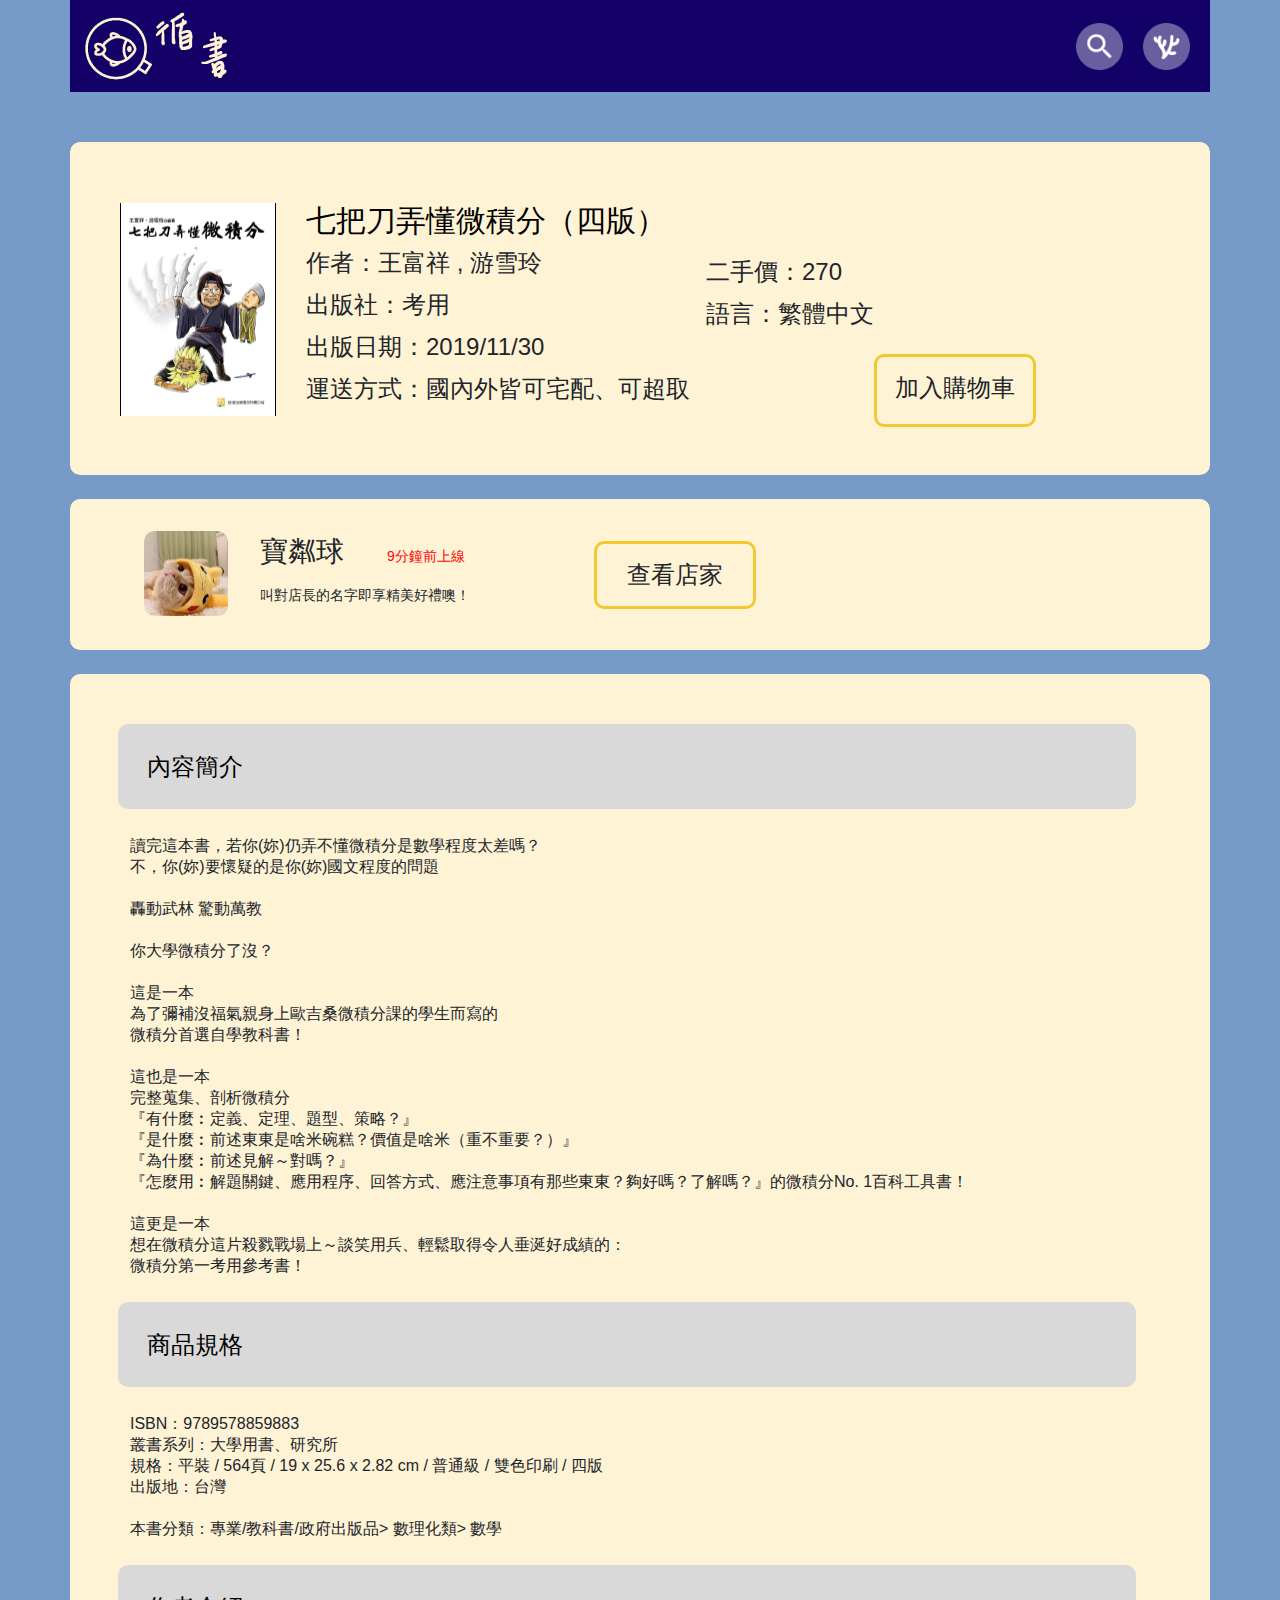
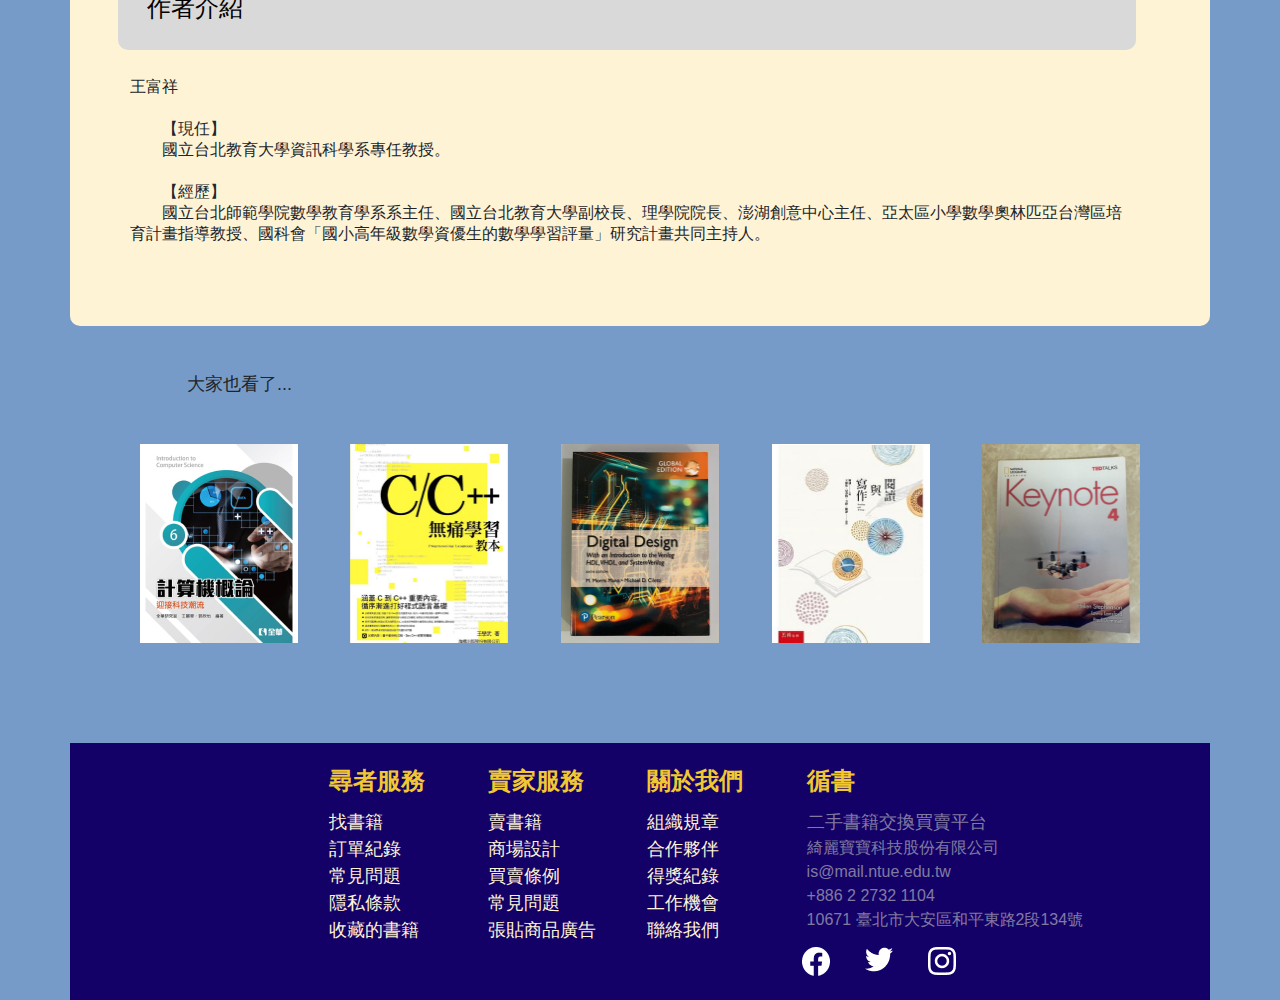
<file: detail.html>
<!DOCTYPE html>
<html lang="en">
<head>
    <meta charset="UTF-8">
    <meta http-equiv="X-UA-Compatible" content="IE=edge">
    <meta name="viewport" content="width=device-width, user-scalable=no, initial-scale=1.0, maximum-scale=1.0, minimum-scale=1.0">
    <title>尋書</title>
    <link rel="stylesheet" href="https://necolas.github.io/normalize.css/">
    <link rel="stylesheet" href="css/bootstrap.min.css">
    <link rel="stylesheet" href="css/detail.css">
    <link rel="shortcut icon" href="./img/favicon.ico" type="image/x-icon">
</head>
<body>
    <div class="contain">
        <header>
            <div class="container">
                <div class="row">
                    <div class="H_nav">
                        <div class="H_nav_btn_logo">
                            <a href="index.html">
                                 <img src="img/H_logo.png" alt="Logo" class="img-fluid">
                            </a>
                           
                        </div>
                        <div class="d-flex flex-row float-end H_nav_btn_r">
                            <div class="H_nav_btn_search">
                                <img src="img/H_search.png" width="47" height="47" alt="Search" class="img-fluid H_nav_btn_search">
                            </div> 
                            <div class="H_nav_btn_guest">
                                <a href="./login.html">
                                     <img src="img/H_guest.png" width="47" height="47" alt="Guest" class="img-fluid H_nav_btn_guest">
                                </a>
                               
                            </div>                             
                        </div>
                    </div>

                </div>    
            </div>
        </header>
        <article class="container">
            <div class="row">
                <div class="d-inline-flex d-none d-md-none d-xl-block col-xl-12  A_product"><!-- 商品頁面 -->
                    <div class="A_product_xl">
                        <img class="A_product_img" src="./img/A_product.jpg" alt="product">
                        <div class="A_product_mid_left">
                            <h1 class="A_product_name">七把刀弄懂微積分（四版）</h1>
                            <p class="A_product_intro_1">作者：王富祥 , 游雪玲</p>
                            <p class="A_product_intro_1">出版社：考用</p>
                            <p class="A_product_intro_1">出版日期：2019/11/30</p>
                            <p class="A_product_intro_1">運送方式：國內外皆可宅配、可超取</p>
                        </div>
                        <div class="A_product_mid_right">
                            <p class="A_product_intro_2">二手價：270</p>
                            <p class="text-nowrap A_product_intro_1">語言：繁體中文</p>
                        </div>
                        <div class="A_product_cart">
                            <p class="A_product_cart_add">加入購物車</p>
                        </div>                        
                    </div>
                </div>
                <div class="d-none d-md-block col-md-12 d-xl-none d-flex flex-row A_product"><!-- 商品頁面 -->
                    <div class="A_product_md">
                        <img class="A_product_img img-fluid" src="./img/A_product.jpg" alt="product">
                        <div class="A_product_mid_left">
                            <h1 class="A_product_name_md">七把刀弄懂微積分（四版）</h1>
                            <p class="A_product_intro_1_md">作者：王富祥 , 游雪玲</p>
                            <p class="A_product_intro_1_md">出版社：考用</p>
                            <p class="A_product_intro_1_md">出版日期：2019/11/30</p>
                            <p class="A_product_intro_1_md">運送方式：國內外皆可宅配、可超取</p>
                            <p class="A_product_intro_1_md">二手價：270</p>
                            <p class="text-nowrap A_product_intro_1_md">語言：繁體中文</p>
                        </div>
                        <div class="A_product_cart">
                            <p class="A_product_cart_add">加入購物車</p>
                        </div>                        
                    </div>
                </div>    
                <div class="d-block col-xs-12 d-md-none d-flex flex-column A_product_xs"><!-- 商品頁面 -->
                    <img class="A_product_img_xs img-fluid" src="./img/A_product_xs.png" alt="product">
                    <div class="A_product_md">

                        <div class="A_product_mid_left">
                            <h1 class="A_product_name_md">七把刀弄懂微積分（四版）</h1>
                            <p class="A_product_intro_1_md">作者：王富祥 , 游雪玲</p>
                            <p class="A_product_intro_1_md">出版社：考用</p>
                            <p class="A_product_intro_1_md">出版日期：2019/11/30</p>
                            <p class="A_product_intro_1_md">運送方式：國內外皆可宅配、可超取</p>
                            <p class="A_product_intro_1_md">二手價：270</p>
                            <p class="text-nowrap A_product_intro_1_md">語言：繁體中文</p>
                        </div>
                        <div class="A_product_cart_xs">
                            <p class="text-nowrap A_product_cart_add_xs">加入購物車</p>
                        </div>                        
                    </div>
                </div>                              


                <div class="d-none d-md-block col-md-12 col-xl-12 d-flex  flex-row align-items-center justify-content-between A_seller"><!-- 店家資訊 -->
                    <div class="d-flex flex-row">
                        <img class="A_seller_img" src="./img/A_seller.jpg" alt="seller">
                        <div class="A_seller_mid">
                            <div class="A_seller_mid_up">
                                <p class="A_seller_name">寶粼球</p>
                                <p class="A_seller_time">9分鐘前上線</p>
                            </div>
                            <p class="A_seller_sign">叫對店長的名字即享精美好禮噢！</p>
                        </div>                        
                    </div>
                    <div class="A_seller_look d-flex justify-content-end">
                        <p class="A_seller_look_go">查看店家</p>
                    </div>
                </div>
                <div class="d-block col-xs-12 d-md-none d-flex  d-flex align-items-center justify-content-around A_seller_xs"><!-- 店家資訊 -->
                    <div class="d-flex flex-row">
                        <img class="A_seller_img_xs" src="./img/A_seller.jpg" alt="seller">
                        <div class="A_seller_mid_xs">
                            <div class="A_seller_mid_up_xs">
                                <p class="A_seller_name_xs">寶粼球</p>
                                <p class="A_seller_time_xs">9分鐘前上線</p>
                            </div>
                            <p class="A_seller_sign_xs">叫對店長的名字即享精美好禮噢！</p>
                        </div>                        
                    </div>
                    <div class="A_seller_look_xs">
                        <p class="A_seller_look_go_xs text-nowrap">查看店家</p>
                    </div>
                </div>


                <div class="d-none d-md-block col-md-12 col-xl-12 d-flex flex-column justify-content-evenly A_intro"><!-- 內容 -->
                    <div class="A_intro_brief">
                        <p class="A_intro_brief_words">內容簡介</p>
                    </div>
                    <div class="A_intro_words">
                        <p class="A_intro_words_1">讀完這本書，若你(妳)仍弄不懂微積分是數學程度太差嗎？<br>
                            不，你(妳)要懷疑的是你(妳)國文程度的問題<br>
                            <br>
                            轟動武林 驚動萬教<br>
                            <br>
                            你大學微積分了沒？<br>
                            <br>
                            這是一本<br>
                            為了彌補沒福氣親身上歐吉桑微積分課的學生而寫的<br>
                            微積分首選自學教科書！<br>
                            <br>
                            這也是一本<br>
                            完整蒐集、剖析微積分<br>
                            『有什麼︰定義、定理、題型、策略？』<br>
                            『是什麼︰前述東東是啥米碗糕？價值是啥米（重不重要？）』<br>
                            『為什麼︰前述見解～對嗎？』<br>
                            『怎麼用︰解題關鍵、應用程序、回答方式、應注意事項有那些東東？夠好嗎？了解嗎？』的微積分No. 1百科工具書！<br>
                            <br>
                            這更是一本<br>
                            想在微積分這片殺戮戰場上～談笑用兵、輕鬆取得令人垂涎好成績的：<br>
                            微積分第一考用參考書！</p>
                    </div>
                    <div class="A_intro_brief">
                        <p class="A_intro_brief_words">商品規格</p>
                    </div>
                    <div class="A_intro_words">
                        <p class="A_intro_words_2">ISBN：9789578859883<br>
                            叢書系列：大學用書、研究所<br>
                            規格：平裝 / 564頁 / 19 x 25.6 x 2.82 cm / 普通級 / 雙色印刷 / 四版<br>
                            出版地：台灣<br>
                            <br>
                            本書分類：專業/教科書/政府出版品> 數理化類> 數學</p>
                    </div>
                    <div class="A_intro_brief">
                        <p class="A_intro_brief_words">作者介紹</p>
                    </div>
                    <div class="A_intro_words">
                        <p class="A_intro_words_3">王富祥<br>
                            <br>
                            　　【現任】<br>
                            　　國立台北教育大學資訊科學系專任教授。<br>
                            <br>
                            　　【經歷】<br>
                            　　國立台北師範學院數學教育學系系主任、國立台北教育大學副校長、理學院院長、澎湖創意中心主任、亞太區小學數學奧林匹亞台灣區培育計畫指導教授、國科會「國小高年級數學資優生的數學學習評量」研究計畫共同主持人。</p>
                    </div>
                </div>
                <div class="d-block col-xs-12 d-md-none d-flex flex-column justify-content-evenly A_intro_xs"><!-- 內容 -->
                    <div class="A_intro_brief_xs">
                        <p class="A_intro_brief_words">內容簡介</p>
                    </div>
                    <hr>
                    <div class="A_intro_words">
                        <p class="A_intro_words_1">讀完這本書，若你(妳)仍弄不懂微積分是數學程度太差嗎？<br>
                            不，你(妳)要懷疑的是你(妳)國文程度的問題<br>
                            <br>
                            轟動武林 驚動萬教<br>
                            <br>
                            你大學微積分了沒？<br>
                            <br>
                            這是一本<br>
                            為了彌補沒福氣親身上歐吉桑微積分課的學生而寫的<br>
                            微積分首選自學教科書！<br>
                            <br>
                            這也是一本<br>
                            完整蒐集、剖析微積分<br>
                            『有什麼︰定義、定理、題型、策略？』<br>
                            『是什麼︰前述東東是啥米碗糕？價值是啥米（重不重要？）』<br>
                            『為什麼︰前述見解～對嗎？』<br>
                            『怎麼用︰解題關鍵、應用程序、回答方式、應注意事項有那些東東？夠好嗎？了解嗎？』的微積分No. 1百科工具書！<br>
                            <br>
                            這更是一本<br>
                            想在微積分這片殺戮戰場上～談笑用兵、輕鬆取得令人垂涎好成績的：<br>
                            微積分第一考用參考書！</p>
                    </div>
                    <hr>
                    <div class="A_intro_brief_xs">
                        <p class="A_intro_brief_words">商品規格</p>
                    </div>
                    <hr>
                    <div class="A_intro_words">
                        <p class="A_intro_words_2">ISBN：9789578859883<br>
                            叢書系列：大學用書、研究所<br>
                            規格：平裝 / 564頁 / 19 x 25.6 x 2.82 cm / 普通級 / 雙色印刷 / 四版<br>
                            出版地：台灣<br>
                            <br>
                            本書分類：專業/教科書/政府出版品> 數理化類> 數學</p>
                    </div>
                    <hr>
                    <div class="A_intro_brief_xs">
                        <p class="A_intro_brief_words">作者介紹</p>
                    </div>
                    <hr>
                    <div class="A_intro_words">
                        <p class="A_intro_words_3">王富祥<br>
                            <br>
                            　　【現任】<br>
                            　　國立台北教育大學資訊科學系專任教授。<br>
                            <br>
                            　　【經歷】<br>
                            　　國立台北師範學院數學教育學系系主任、國立台北教育大學副校長、理學院院長、澎湖創意中心主任、亞太區小學數學奧林匹亞台灣區培育計畫指導教授、國科會「國小高年級數學資優生的數學學習評量」研究計畫共同主持人。</p>
                    </div>
                </div>
            </div>
        </article>

        <banner class=" B">
            <div class="row">
                <div class="d-none d-sm-none d-md-none d-xl-block col-xl-12 d-flex align-items-center">
                    <p class="B_title">大家也看了...</p>
                    <div class="d-flex justify-content-evenly B_title_picture">
                        <img class="B_title_pic pic img-fluid" width="158px" height="199px" src="./img/B_banner_1.jpg" alt="banner_1">
                        <img class="B_title_pic2 pic img-fluid" width="158px" height="199px" src="./img/B_banner_2.jpg" alt="banner_2">
                        <img class="B_title_pic2 pic img-fluid" width="158px" height="199px" src="./img/B_banner_3.jpg" alt="banner_3">
                        <img class="B_title_pic2 pic img-fluid" width="158px" height="199px" src="./img/B_banner_4.jpg" alt="banner_4">
                        <img class="B_title_pic3 pic img-fluid" width="158px" height="199px" src="./img/B_banner_5.jpg" alt="banner_5">
                    </div>                
                </div>      
                <div class="d-none d-sm-none d-md-block col-md-12 d-xl-none d-flex align-items-center">
                    <p class="B_title">大家也看了...</p>
                    <div class="d-flex justify-content-evenly B_title_picture">
                        <img class="B_title_pic pic img-fluid" width="158px" height="199px" src="./img/B_banner_1.jpg" alt="banner_1">
                        <img class="B_title_pic2 pic img-fluid" width="158px" height="199px" src="./img/B_banner_2.jpg" alt="banner_2">
                        <img class="B_title_pic2 pic img-fluid" width="158px" height="199px" src="./img/B_banner_3.jpg" alt="banner_3">
                    </div>                
                </div>           
            </div>


        </banner>
        <footer>
            <div class="container d-flex justify-content-evenly F_contain">
                <div class="row">
                    <div class="col-xl-3 col-md-4 col-xs-12 F_textA"> 
                        <p class="F_text_a">尋者服務</p>
                        <p class="F_text_b">找書籍</p>              
                        <p class="F_text_b">訂單紀錄</p>
                        <p class="F_text_b">常見問題</p>
                        <p class="F_text_b">隱私條款</p>  
                        <p class="F_text_b">收藏的書籍</p>                             
                    </div>
                    <div class="col-xl-3 col-md-4 col-xs-12 F_textB">
                        <p class="F_text_a">賣家服務</p>
                        <p class="F_text_b">賣書籍</p>
                        <p class="F_text_b">商場設計</p>               
                        <p class="F_text_b">買賣條例</p>
                        <p class="F_text_b">常見問題</p> 
                        <p class="F_text_b">張貼商品廣告</p>                    
                    </div>
                    <div class="col-xl-3 col-md-4 col-xs-12 F_textC">
                        <p class="F_text_a">關於我們</p>
                        <p class="F_text_b">組織規章</p>
                        <p class="F_text_b">合作夥伴</p>               
                        <p class="F_text_b">得獎紀錄</p>
                        <p class="F_text_b">工作機會</p> 
                        <p class="F_text_b">聯絡我們</p>
                    </div>
                    <div class="col-xl-3 col-md-12 col-xs-12 align-middle F_textD">
                        <p class="F_text_a">循書</p>
                        <p class="text-nowrap F_text_c">二手書籍交換買賣平台</p>
                        <p class="text-nowrap F_text_d">綺麗寶寶科技股份有限公司</p>
                        <p class="F_text_d">is@mail.ntue.edu.tw</p>
                        <p class="F_text_d">+886 2 2732 1104</p>
                        <p class="text-nowrap F_text_d">10671 臺北市大安區和平東路2段134號</p>
                        <div class="F_btn">
                            <div class="F_btn_fb">
                                <a href="https://www.facebook.com/">
                                    <img src="img/F_btn_fb.png" alt="Facebook">
                                </a>
                            </div>
                            <div class="F_btn_tw">
                                <a href="https://twitter.com/?lang=zh-tw">
                                    <img src="img/F_btn_tw.png" alt="Twitter">
                                </a>                       
                            </div>
                            <div class="F_btn_ig">
                                <a href="https://www.instagram.com/">
                                    <img src="img/F_btn_ig.png" alt="Instagram">
                                </a>                    
                            </div>
                        </div>
                    </div>                       
                </div>
            </div>
        </footer>


    
    </div>
<script src="https://ajax.googleapis.com/ajax/libs/jquery/1.11.2/jquery.min.js"></script>
<script src="js/jquery.js"></script>
<script src="js/bootstrap.min.js"></script>
</body>
</html>
</file>
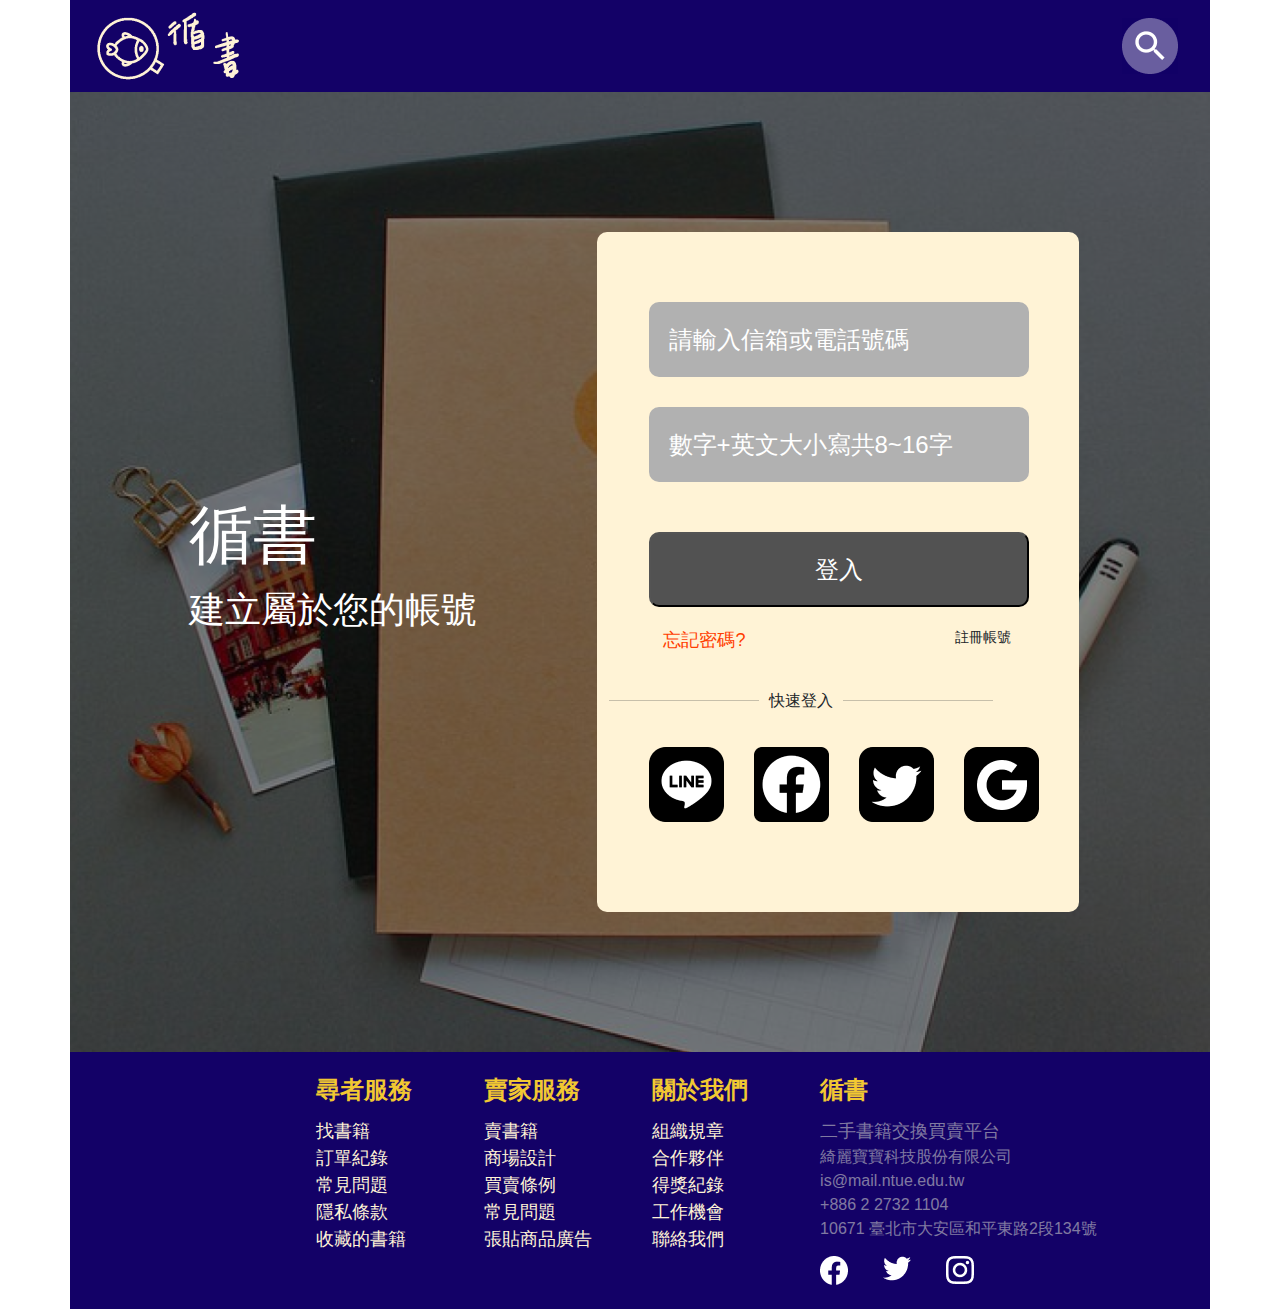
<file: login.html>
<!DOCTYPE html>
<html lang="en">
<head>
    <meta charset="UTF-8">
    <meta http-equiv="X-UA-Compatible" content="IE=edge">
    <meta name="viewport" content="width=device-width, initial-scale=1.0">
    <title>尋書</title>
    <link rel="stylesheet" href="https://necolas.github.io/normalize.css/">
    <link rel="stylesheet" href="css/login.css">
    <link rel="stylesheet" href="css/bootstrap.min.css">
    <link rel="shortcut icon" href="./img/favicon.ico" type="image/x-icon">
</head>
<body>
    <div class="contain">
        <header>
            <div class="container">
                <div class="row">
                    <div class="col-xl-12 col-md-12 col-xs-12 H_nav">
                        <div class="H_nav_btn_logo">
                            <a href="./index.html">
                                <img src="img/H_logo.png" alt="Logo" class="img-fluid">
                           </a>
                        </div>
                        <div class="d-flex flex-row float-end H_nav_btn_r">
                            <div class="H_nav_btn_search">
                                <img src="img/H_search.png" alt="Search" class="img-fluid H_nav_btn_search">
                            </div>                            
                        </div>
                    </div>
                    <div class="d-block d-sm-block d-md-none H_nav_for_xs">
                        <div>
                            <img src="./img/H_line.png" alt="Line" class="img-fluid">
                        </div>
                    </div>
                </div>    
            </div>    
        </header>
        <article>
            <div class="container A_contain">
                <div class="row d-flex flex-row justify-content-between">
                    <div class="d-none d-xs-none d-block d-xl-block col-xl-4 d-flex align-self-center A_text_xl">
                        <div class="   text-nowrap A_text">
                            <p class="A_texta">循書</p>
                            <p class="A_textb">建立屬於您的帳號</p>                            
                        </div>
                    </div>
                    <div class="d-none d-xs-none d-md-none d-block d-xl-block col-xl-6 d-flex A_login_xl">
                        <div class="A_login_big1">
                            <input type="text" style="padding-left:20px;" value="請輸入信箱或電話號碼" class="A_login_account">
                        </div> 
                        <div class="A_login_big2">
                            <input type="text" style="padding-left:20px;" value="數字+英文大小寫共8~16字" class="A_login_password">
                        </div>
                        <div class="A_login_big3">
                            <button type="button" class="A_login_login">登入</button>
                        </div>
                        <div class="A_login_text">
                            <p class="A_login_text_a">忘記密碼?</p>
                            <p class="A_login_text_b">註冊帳號</p>
                        </div>
                        <div class="A_login_line">
                            <hr noshade="" size="1px">
                            <p class="A_login_line_fast">快速登入</p>
                            <hr noshade="" size="1px">
                        </div>
                        <div class="A_login_icon">
                            <div class="A_login_icon_line">
                                <img src="img/A_login_icon_line.png" alt="Facebook">
                            </div>
                            <div class="A_login_icon_facebook">
                                <img src="img/A_login_icon_facebook.png" alt="Facebook">
                            </div>
                            <div class="A_login_icon_twitter">
                                <img src="img/A_login_icon_twitter.png" alt="Facebook">
                            </div>
                            <div class="A_login_icon_google">
                                <img src="img/A_login_icon_google.png" alt="google">
                            </div>
                        </div>
                    </div>        
                </div>

                <div class="row d-flex flex-row justify-content-center">
                    <div class="d-none d-xs-none d-block d-md-block col-md-8 d-none d-xl-none d-flex align-content-center A_text__md">
                        <div class="text-center text-nowrap A_text_md">
                            <p class="A_texta">循書</p>
                            <p class="A_textb">建立屬於您的帳號</p>                            
                        </div>
                    </div>
                    <div class="d-none d-xs-none d-block d-md-block col-md-8 d-none d-xl-none d-flex flex-column align-content-center A_login_md">
                        <div class="A_login_big1">
                            <input type="text" style="padding-left:20px;" value="請輸入信箱或電話號碼" class="A_login_account_md">
                        </div> 
                        <div class="A_login_big2">
                            <input type="text" style="padding-left:20px;" value="數字+英文大小寫共8~16字" class="A_login_password_md">
                        </div>
                        <div class="A_login_big3">
                            <button type="button" class="A_login_login_md">登入</button>
                        </div>
                        <div class="A_login_text">
                            <p class="A_login_text_a_md">忘記密碼?</p>
                            <p class="A_login_text_b_md">註冊帳號</p>
                        </div>
                        <div class="A_login_line_md">
                            <hr noshade="" size="1px">
                            <p class="A_login_line_fast">快速登入</p>
                            <hr noshade="" size="1px">
                        </div>
                        <div class="A_login_icon_md">
                            <div class="A_login_icon_line">
                                <img src="img/A_login_icon_line.png" alt="Facebook">
                            </div>
                            <div class="A_login_icon_facebook">
                                <img src="img/A_login_icon_facebook.png" alt="Facebook">
                            </div>
                            <div class="A_login_icon_twitter">
                                <img src="img/A_login_icon_twitter.png" alt="Facebook">
                            </div>
                            <div class="A_login_icon_google">
                                <img src="img/A_login_icon_google.png" alt="google">
                            </div>
                        </div>
                    </div>  
                </div>

                <div class="row d-flex flex-row ">
                    <div class="d-block col-sm-10 d-md-none d-flex flex-column align-content-center A_login_xs">
                        <div class="text-center text-nowrap A_text_xs">
                            <p class="A_texta_xs">循書</p>
                            <p class="A_textb_xs">建立屬於您的帳號</p>                            
                        </div>
                       
                        <div class="A_login_big1_xs">
                            <input type="text" style="padding-left:20px;" value="請輸入信箱或電話號碼" class="A_login_account_xs">
                        </div> 
                        <div class="A_login_big2_xs">
                            <input type="text" style="padding-left:20px;" value="數字+英文大小寫共8~16字" class="A_login_password_xs">
                        </div>
                        <div class="A_login_big3_xs">
                            <button type="button" class="A_login_login_xs">登入</button>
                        </div>
                        <div class="A_login_text_xs">
                            <p class="A_login_text_a_xs">忘記密碼?</p>
                            <p class="A_login_text_b_xs">註冊帳號</p>
                        </div>
                        <div class="A_login_line_xs">
                            <hr noshade="" size="1px">
                            <p class="text-nowrap A_login_line_fast_xs">快速登入</p>
                            <hr noshade="" size="1px">
                        </div>
                        <div class="A_login_icon_xs">
                            <div class="A_login_icon_line">
                                <img src="img/A_login_icon_line_xs.png" alt="Facebook">
                            </div>
                            <div class="A_login_icon_facebook">
                                <img src="img/A_login_icon_facebook_xs.png" alt="Facebook">
                            </div>
                            <div class="A_login_icon_twitter">
                                <img src="img/A_login_icon_twitter_xs.png" alt="Facebook">
                            </div>
                            <div class="A_login_icon_google">
                                <img src="img/A_login_icon_google_xs.png" alt="google">
                            </div>
                        </div>
                    </div>  
                </div>
            </div>
     
        </article>

        <footer>
            <div class="container d-flex justify-content-evenly F_contain">
                <div class="row">
                    <!-- <div class="d-flex d-flex-row justify-content-evenly"> -->
                        <div class="col-xl-3 col-md-4 col-xs-12 F_textA"> 
                            <p class="F_text_a">尋者服務</p>
                            <p class="F_text_b">找書籍</p>              
                            <p class="F_text_b">訂單紀錄</p>
                            <p class="F_text_b">常見問題</p>
                            <p class="F_text_b">隱私條款</p>  
                            <p class="F_text_b">收藏的書籍</p>                             
                        </div>
                        <div class="col-xl-3 col-md-4 col-xs-12 F_textB">
                            <p class="F_text_a">賣家服務</p>
                            <p class="F_text_b">賣書籍</p>
                            <p class="F_text_b">商場設計</p>               
                            <p class="F_text_b">買賣條例</p>
                            <p class="F_text_b">常見問題</p> 
                            <p class="F_text_b">張貼商品廣告</p>                    
                        </div>
                        <div class="col-xl-3 col-md-4 col-xs-12 F_textC">
                            <p class="F_text_a">關於我們</p>
                            <p class="F_text_b">組織規章</p>
                            <p class="F_text_b">合作夥伴</p>               
                            <p class="F_text_b">得獎紀錄</p>
                            <p class="F_text_b">工作機會</p> 
                            <p class="F_text_b">聯絡我們</p>
                        </div>
    
                    <!-- </div> -->
                    <div class="col-xl-3 col-md-12 col-xs-12 align-middle F_textD">
                        <p class="F_text_a">循書</p>
                        <p class="text-nowrap F_text_c">二手書籍交換買賣平台</p>
                        <p class="text-nowrap F_text_d">綺麗寶寶科技股份有限公司</p>
                        <p class="F_text_d">is@mail.ntue.edu.tw</p>
                        <p class="F_text_d">+886 2 2732 1104</p>
                        <p class="text-nowrap F_text_d">10671 臺北市大安區和平東路2段134號</p>
                        <div class="F_btn">
                            <div class="F_btn_fb">
                                <a href="https://www.facebook.com/">
                                    <img src="img/F_btn_fb.png" alt="Facebook">
                                </a>
                            </div>
                            <div class="F_btn_tw">
                                <a href="https://twitter.com/?lang=zh-tw">
                                    <img src="img/F_btn_tw.png" alt="Twitter">
                                </a>                       
                            </div>
                            <div class="F_btn_ig">
                                <a href="https://www.instagram.com/">
                                    <img src="img/F_btn_ig.png" alt="Instagram">
                                </a>                    
                            </div>
                        </div>
                    </div>                       
                </div>
            </div>
                
            
        </footer>
    </div>

    <script>
        function w3_open() {
          document.getElementById("mySidebar").style.display = "block";
          document.getElementById("bar-item_op").style.display = "none";
          document.getElementById("bar-item_cl").style.display = "block";
        }
        
        function w3_close() {
          document.getElementById("mySidebar").style.display = "none";
          document.getElementById("bar-item_op").style.display = "block";
          document.getElementById("bar-item_cl").style.display = "none";
        }
        </script>
</body>
</html>
</file>
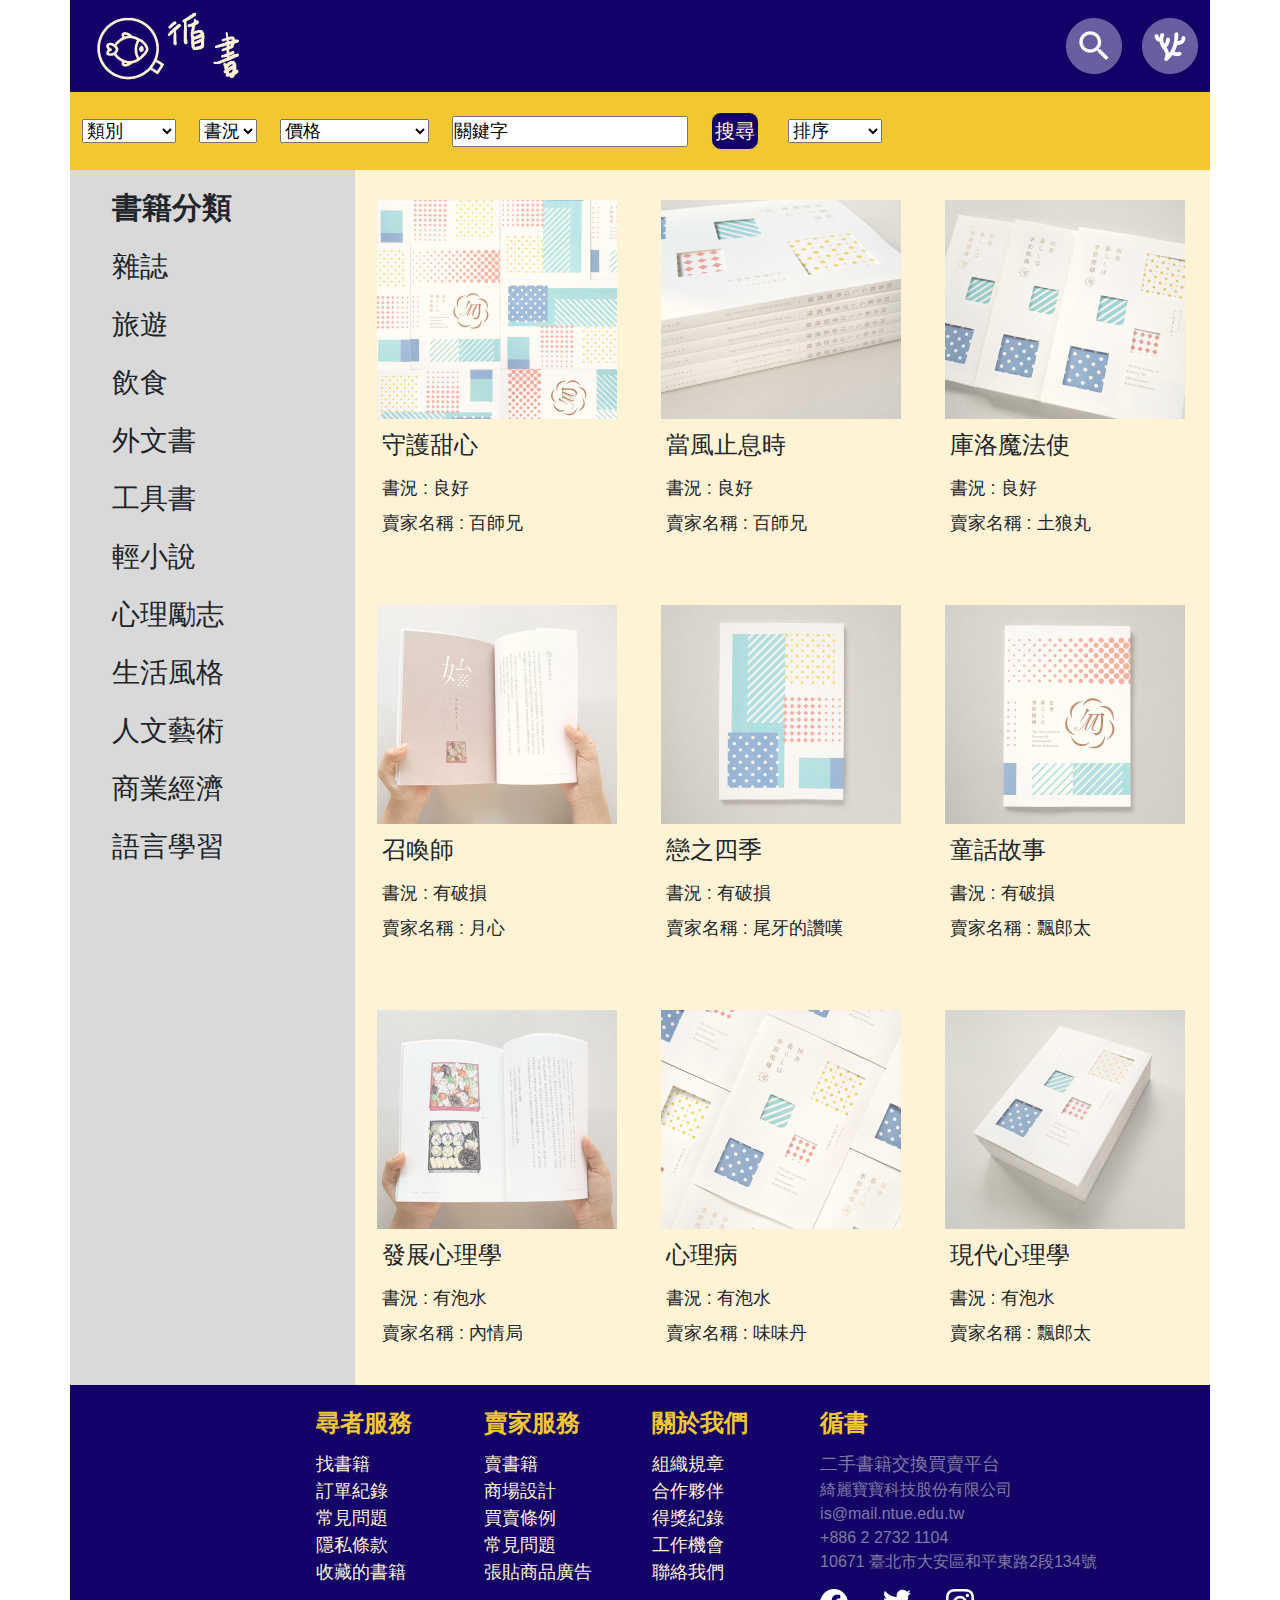
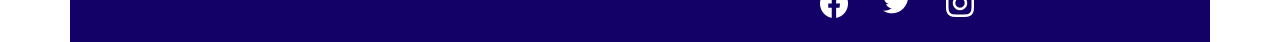
<file: sele.html>
<!DOCTYPE html>
<html lang="en">
<head>
    <meta charset="UTF-8">
    <meta http-equiv="X-UA-Compatible" content="IE=edge">
    <meta name="viewport" content="width=device-width, initial-scale=1.0">
    <title>尋書</title>
    <link rel="stylesheet" href="https://necolas.github.io/normalize.css/">
    <link rel="stylesheet" href="css/sele.css">
    <link rel="stylesheet" href="css/bootstrap.min.css">
    <link rel="shortcut icon" href="./img/favicon.ico" type="image/x-icon">
</head>
<body>
    <div class="contain">
        <header>
            <div class="container">
                <div class="row">
                    <div class="col-xl-12 col-md-12 col-xs-12 H_nav">
                        <div class="H_nav_btn_logo">
                            <a href="./index.html">
                                 <img src="img/H_logo.png" alt="Logo" class="img-fluid">
                            </a>
                           
                        </div>
                        <div class="d-flex flex-row float-end H_nav_btn_r">
                            <div class="H_nav_btn_search">
                                <img src="img/H_search.png" alt="Search" class="img-fluid H_nav_btn_search">
                            </div> 
                            <div class="H_nav_btn_guest">
                                <a href="./login.html">
                                    <img src="img/H_guest.png" alt="Guest" class="img-fluid H_nav_btn_guest">
                               </a>
                            </div>                             
                        </div>
                    </div>
                    <div class="d-block d-sm-block d-md-none H_nav_for_xs">
                        <div>
                            <img src="./img/H_line.png" alt="Line" class="img-fluid">
                        </div>
                    </div>
                </div>    
            </div>    
        </header>

        <article>
            <div class="container A_contain">
                <div class="row">
                    <div class="d-block d-xs-block col-xs-12 d-sm-none sideMenu" >
                        <div class="d-inline-flex A_sidemenu_all" style="display:none" id="mySidebar">
                            <select class="A_side_l_select">
                                <option value="">書況</option>
                                <option value="">類別</option>
                                <option value="">類別</option>
                                <option value="">類別</option>
                                <option value="">類別</option>  
                            </select>
                            <select class="A_side_l_select">
                                <option value="">價格</option>
                                <option value="">100元以下</option>
                                <option value="">100元~500元</option>
                                <option value="">500元~1000元</option>
                                <option value="">1000元~1500元</option>
                                <option value="">1500元~2000元</option>
                                <option value="">2000元以上</option>
                            </select>  
                            <div class="A_side_l_input">
                                <input value="關鍵字" class="A_side_l_i">
                            </div>   
                            <div class="A_side_l_p">
                                <p class="A_side_l_p_textB">
                                    搜尋
                                </p>
                            </div>                              
                        </div>
                        <div>
                            <div class="w3-teal ">
                                <button class="bar-item_op" onclick="w3_open()" id="bar-item_op">
                                    <img src="./img/A_sidebar_op_img.png" alt="op">
                                </button>
                            </div>
                            <div class="w3-teal">
                                <button onclick="w3_close()" class="bar-item_cl" id="bar-item_cl" style="display:none">
                                    <img src="./img/A_sidebar_cl_img.png" alt="op">
                                </button>

                            </div>  

                        </div>
                    </div>
                    <div class="d-none d-sm-none d-md-block col-md-12 d-xl-block col-xl-12 justify-content-between A_nav">
                        <div class="d-inline-flex  A_nav_left">
                            <select class="A_nav_l_select">
                                <option value="">類別</option>
                                <option value="">語言學習</option>
                                <option value="">外文書</option>
                                <option value="">工具書</option>
                                <option value="">雜誌</option>
                                <option value="">旅遊</option>
                                <option value="">人文藝術</option>
                                <option value="">商業經濟</option>
                                <option value="">輕小說</option>
                                <option value="">心理勵志</option>
                                <option value="">生活風格</option>
                                <option value="">飲食</option>
                            </select>
                            <select class="A_nav_l_select">
                                <option value="">書況</option>
                                <option value="">類別</option>
                                <option value="">類別</option>
                                <option value="">類別</option>
                                <option value="">類別</option>  
                            </select>
                            <select class="A_nav_l_select">
                                <option value="">價格</option>
                                <option value="">100元以下</option>
                                <option value="">100元~500元</option>
                                <option value="">500元~1000元</option>
                                <option value="">1000元~1500元</option>
                                <option value="">1500元~2000元</option>
                                <option value="">2000元以上</option>
                            </select>  
                            <div class="A_nav_l_input">
                                <input value="關鍵字" class="A_nav_l_i">
                            </div>   
                            <div class="A_nav_l_p">
                                <p class="A_nav_l_p_textB">
                                    搜尋
                                </p>
                            </div>                              
                        </div>
                        <div class="d-inline-flex A_nav_right">
                            <select class="A_nav_r_select">
                                <option value="">排序</option>
                                <option value="">由多至少</option>
                                <option value="">由少至多</option>
                            </select>    
                        </div>                    
                    </div>
                    <div class="d-block d-xs-block col-xs-12 d-md-none A_nav_xs">
                        <div class=" A_nav_xs_p">
                            <div class="d-flex flex-row d-flex justify-content-evenly">
                            <p class="A_nav_xs_p_b">飲食</p>
                            <p class="A_nav_xs_p_b">外文書</p>
                            <p class="A_nav_xs_p_b">語言學習</p>
                            <p class="A_nav_xs_p_b">宗教信仰</p> 
                            </div>
                            <div class="d-flex flex-row d-flex justify-content-evenly">
                           <p class="A_nav_xs_p_b">雜誌</p>
                           <p class="A_nav_xs_p_b">工具書</p>
                           <p class="A_nav_xs_p_b">人文藝術</p>
                           <p class="A_nav_xs_p_b">生活風格</p>                                 
                            </div>
                            <div class="d-flex flex-row d-flex justify-content-evenly">
                           <p class="A_nav_xs_p_b">旅遊</p>
                           <p class="A_nav_xs_p_b">輕小說</p> 
                           <p class="A_nav_xs_p_b">商業經濟</p>
                           <p class="A_nav_xs_p_b">心理勵志</p>                                
                            </div> 
                        </div>
                    </div>

                </div>
                <div >
                    <div class="row">
                        <div class="d-none d-sm-none d-md-block col-md-3 d-xl-none A_center_sidebar_md">
                            <p class="A_sidebar_md_a">書籍分類</p>
                            <p class="A_sidebar_md_b">飲食</p>
                            <p class="A_sidebar_md_b">雜誌</p>
                            <p class="A_sidebar_md_b">旅遊</p>
                            <p class="A_sidebar_md_b">外文書</p>
                            <p class="A_sidebar_md_b">工具書</p>
                            <p class="A_sidebar_md_b">輕小說</p>     
                            <p class="A_sidebar_md_b">語言學習</p>
                            <p class="A_sidebar_md_b">人文藝術</p>
                            <p class="A_sidebar_md_b">商業經濟</p>
                            <p class="A_sidebar_md_b">心理勵志</p>
                            <p class="A_sidebar_md_b">生活風格</p>                       
                        </div>
                        <div class="d-none d-sm-none d-md-none d-xl-block col-xl-3 A_center_sidebar_xl">
                            <p class="A_sidebar_xl_a">書籍分類</p>
                            <p class="A_sidebar_xl_b">雜誌</p>
                            <p class="A_sidebar_xl_b">旅遊</p>
                            <p class="A_sidebar_xl_b">飲食</p>
                            <p class="A_sidebar_xl_b">外文書</p>
                            <p class="A_sidebar_xl_b">工具書</p>
                            <p class="A_sidebar_xl_b">輕小說</p>
                            <p class="A_sidebar_xl_b">心理勵志</p>
                            <p class="A_sidebar_xl_b">生活風格</p>
                            <p class="A_sidebar_xl_b">人文藝術</p>
                            <p class="A_sidebar_xl_b">商業經濟</p>
                            <p class="A_sidebar_xl_b">語言學習</p>
                        </div>

                        <div class="d-block d-xs-block col-xs-12 d-md-none d-flex flex-row d-flex justify-content-evenly A_center_main_xs_banner">
                            <div class="A_center_main_xs_banner0">
                                <input type="button" value="最熱銷" onclick="" id="border_change"
                                class="A_center_main_xs_banner_btn0">
                            </div>
                            <div class="A_center_main_xs_banner1">
                                <input type="button" value="新 舊" onclick="location.href='change.html'"
                                class="A_center_main_xs_banner_btn0">
                            </div>
                            <div class="A_center_main_xs_banner2">
                                <input type="button" value="價格" onclick="location.href='change.html'"
                                class="A_center_main_xs_banner_btn0">
                            </div>
                        </div>    

                        <div class="d-block d-xl-block col-xl-9 d-none A_center_main">
                            <div class="row">
                                <div class="col-xl-3 A_center_main_goods_xl">
                                    <div class="A_center_main_goods_img">
                                        <img src="img/A_center_main_goods_A.png" alt="goods_A">
                                    </div>
                                    <div class="A_center_main_goods_text">
                                        <p class="A_center_main_goods_texta">守護甜心 </p>
                                        <p class="A_center_main_goods_textb">書況 : 良好</p>
                                        <p class="A_center_main_goods_textb">賣家名稱 : 百師兄</p>
                                    </div>
                                </div>
                                <div class="col-xl-3 A_center_main_goods_xl">
                                    <div class="A_center_main_goods_img">
                                        <img src="img/A_center_main_goods_C.png" alt="goods_C">
                                    </div>
                                    <div class="A_center_main_goods_text">
                                        <p class="A_center_main_goods_texta">當風止息時</p>
                                        <p class="A_center_main_goods_textb">書況 : 良好</p>
                                        <p class="A_center_main_goods_textb">賣家名稱 : 百師兄</p>
                                    </div>
                                </div>
                                <div class="col-xl-3 A_center_main_goods_xl">
                                    <div class="A_center_main_goods_img">                                        <img src="img/A_center_main_goods_B.png" alt="goods_B">
                                    </div>
                                    <div class="A_center_main_goods_text">
                                        <p class="A_center_main_goods_texta">庫洛魔法使</p>
                                        <p class="A_center_main_goods_textb">書況 : 良好</p>
                                        <p class="A_center_main_goods_textb">賣家名稱 : 土狼丸</p>
                                    </div>
                                </div>
                                <div class="col-xl-3 A_center_main_goods_xl">
                                    <div class="A_center_main_goods_img">
                                        <img src="img/A_center_main_goods_D.png" alt="goods_D">
                                    </div>
                                    <div class="A_center_main_goods_text">
                                        <p class="A_center_main_goods_texta">召喚師</p>
                                        <p class="A_center_main_goods_textb">書況 : 有破損</p>
                                        <p class="A_center_main_goods_textb">賣家名稱 : 月心</p>
                                    </div>
                                </div>
                                <div class="col-xl-3 A_center_main_goods_xl">
                                    <div class="A_center_main_goods_img">
                                        <img src="img/A_center_main_goods_E.png" alt="goods_E">
                                    </div>
                                    <div class="A_center_main_goods_text">
                                        <p class="A_center_main_goods_texta">戀之四季</p>
                                        <p class="A_center_main_goods_textb">書況 : 有破損</p>
                                        <p class="A_center_main_goods_textb">賣家名稱 : 尾牙的讚嘆</p>
                                    </div>
                                </div>
                                <div class="col-xl-3 A_center_main_goods_xl">
                                    <div class="A_center_main_goods_img">
                                        <img src="img/A_center_main_goods_F.png" alt="goods_F">
                                    </div>
                                    <div class="A_center_main_goods_text">
                                        <p class="A_center_main_goods_texta">童話故事</p>
                                        <p class="A_center_main_goods_textb">書況 : 有破損</p>
                                        <p class="A_center_main_goods_textb">賣家名稱 : 飄郎太</p>
                                    </div>
                                </div>
                                <div class="col-xl-3 A_center_main_goods_xl">
                                    <div class="A_center_main_goods_img">
                                        <img src="img/A_center_main_goods_H.png" alt="goods_H">
                                    </div>
                                    <div class="A_center_main_goods_text">
                                        <p class="A_center_main_goods_texta">發展心理學</p>
                                        <p class="A_center_main_goods_textb">書況 : 有泡水</p>
                                        <p class="A_center_main_goods_textb">賣家名稱 : 內情局</p>
                                    </div>
                                </div>
                                <div class="col-xl-3 A_center_main_goods_xl">
                                    <div class="A_center_main_goods_img">
                                        <img src="img/A_center_main_goods_G.png" alt="goods_G">
                                    </div>
                                    <div class="A_center_main_goods_text">
                                        <p class="A_center_main_goods_texta">心理病</p>
                                        <p class="A_center_main_goods_textb">書況 : 有泡水</p>
                                        <p class="A_center_main_goods_textb">賣家名稱 : 味味丹</p>
                                    </div>
                                </div>
                                <div class="col-xl-3 A_center_main_goods_xl">
                                    <div class="A_center_main_goods_img">
                                        <img src="img/A_center_main_goods_I.png" alt="goods_I">
                                    </div>
                                    <div class="A_center_main_goods_text">
                                        <p class="A_center_main_goods_texta">現代心理學</p>
                                        <p class="A_center_main_goods_textb">書況 : 有泡水</p>
                                        <p class="A_center_main_goods_textb">賣家名稱 : 飄郎太</p>
                                    </div>
                                </div>
                            </div>

                        </div>
                        <div class="d-none d-md-block col-md-9
                        d-xl-none A_center_main">
                            <div class="row d-flex justify-content-evenly">
                                <div class="col-md-4 A_center_main_goods_md">
                                    <div class="A_center_main_goods_img">
                                        <img src="img/A_center_main_goods_A1.png" alt="goods_A">
                                    </div>
                                    <div class="A_center_main_goods_text">
                                        <p class="text-nowrap A_center_main_goods_textc">守護甜心 </p>
                                        <p class="text-nowrap A_center_main_goods_textd">書況 : 良好</p>
                                        <p class="text-nowrap A_center_main_goods_textd">賣家名稱 : 百師兄</p>
                                        <p class="text-nowrap A_center_main_goods_textd">二手價 : 80元</p>
                                    </div>
                                </div>
                                <div class="col-md-4 A_center_main_goods_md2">
                                    <div class="A_center_main_goods_img">
                                        <img src="img/A_center_main_goods_C1.png" alt="goods_C">
                                    </div>
                                    <div class="A_center_main_goods_text">
                                        <p class="text-nowrap A_center_main_goods_textc">當風止息時</p>
                                        <p class="text-nowrap A_center_main_goods_textd">書況 : 良好</p>
                                        <p class="text-nowrap A_center_main_goods_textd">賣家名稱 : 百師兄</p>
                                        <p class="text-nowrap A_center_main_goods_textd">二手價 : 80元</p>
                                    </div>
                                </div>
                                <div class="col-md-4 A_center_main_goods_md">
                                    <div class="A_center_main_goods_img">                                           <img src="img/A_center_main_goods_B1.png" alt="goods_B">
                                    </div>
                                    <div class="A_center_main_goods_text">
                                        <p class="text-nowrap A_center_main_goods_textc">庫洛魔法使</p>
                                        <p class="text-nowrap A_center_main_goods_textd">書況 : 良好</p>
                                        <p class="text-nowrap A_center_main_goods_textd">賣家名稱 : 土狼丸</p>
                                        <p class="text-nowrap A_center_main_goods_textd">二手價 : 80元</p>
                                    </div>
                                </div>
                                <div class="col-md-4 A_center_main_goods_md2">
                                    <div class="A_center_main_goods_img">
                                        <img src="img/A_center_main_goods_D1.png" alt="goods_D">
                                    </div>
                                    <div class="A_center_main_goods_text">
                                        <p class="text-nowrap A_center_main_goods_textc">召喚師</p>
                                        <p class="text-nowrap A_center_main_goods_textd">書況 : 有破損</p>
                                        <p class="text-nowrap A_center_main_goods_textd">賣家名稱 : 月心</p>
                                        <p class="text-nowrap A_center_main_goods_textd">二手價 : 80元</p>
                                    </div>
                                </div>
                                <div class="col-md-4 A_center_main_goods_md">
                                    <div class="A_center_main_goods_img">
                                        <img src="img/A_center_main_goods_F1.png" alt="goods_F">
                                    </div>
                                    <div class="A_center_main_goods_text">
                                        <p class="text-nowrap A_center_main_goods_textc">童話故事</p>
                                        <p class="text-nowrap A_center_main_goods_textd">書況 : 有破損</p>
                                        <p class="text-nowrap A_center_main_goods_textd">賣家名稱 : 飄郎太</p>
                                        <p class="text-nowrap A_center_main_goods_textd">二手價 : 80元</p>
                                    </div>
                                </div>
                                <div class="col-md-4 A_center_main_goods_md2">
                                    <div class="A_center_main_goods_img">
                                        <img src="img/A_center_main_goods_E1.png" alt="goods_E">
                                    </div>
                                    <div class="A_center_main_goods_text">
                                        <p class="text-nowrap A_center_main_goods_textc">戀之四季</p>
                                        <p class="text-nowrap A_center_main_goods_textd">書況 : 有破損</p>
                                        <p class="text-nowrap A_center_main_goods_textd">賣家名稱 : 尾牙</p>
                                        <p class="text-nowrap A_center_main_goods_textd">二手價 : 80元</p>
                                    </div>
                                </div>
                                <div class="col-md-4 A_center_main_goods_md">
                                    <div class="A_center_main_goods_img">
                                        <img src="img/A_center_main_goods_G1.png" alt="goods_G">
                                    </div>
                                    <div class="A_center_main_goods_text">
                                        <p class="text-nowrap A_center_main_goods_textc">心理病</p>
                                        <p class="text-nowrap A_center_main_goods_textd">書況 : 有泡水</p>
                                        <p class="text-nowrap A_center_main_goods_textd">賣家名稱 : 味味丹</p>
                                        <p class="text-nowrap A_center_main_goods_textd">二手價 : 80元</p>
                                    </div>
                                </div>
                                <div class="col-md-4 A_center_main_goods_md2">
                                    <div class="A_center_main_goods_img">
                                        <img src="img/A_center_main_goods_H1.png" alt="goods_H">
                                    </div>
                                    <div class="A_center_main_goods_text">
                                        <p class="text-nowrap A_center_main_goods_textc">發展心理學</p>
                                        <p class="text-nowrap A_center_main_goods_textd">書況 : 有泡水</p>
                                        <p class="text-nowrap A_center_main_goods_textd">賣家名稱 : 內情局</p>
                                        <p class="text-nowrap A_center_main_goods_textd">二手價 : 80元</p>
                                    </div>
                                </div>
                                <div class="col-md-4 A_center_main_goods_md">
                                    <div class="A_center_main_goods_img">
                                        <img src="img/A_center_main_goods_J1.png" alt="goods_I">
                                    </div>
                                    <div class="A_center_main_goods_text">
                                        <p class="text-nowrap A_center_main_goods_textc">現代心理學</p>
                                        <p class="text-nowrap A_center_main_goods_textd">書況 : 有泡水</p>
                                        <p class="text-nowrap A_center_main_goods_textd">賣家名稱 : 飄郎太</p>
                                        <p class="text-nowrap A_center_main_goods_textd">二手價 : 80元</p>
                                    </div>
                                </div>
                                
                                <div class="col-md-4 A_center_main_goods_md2">
                                    <div class="A_center_main_goods_img">
                                        <img src="img/A_center_main_goods_I1.png" alt="goods_I">
                                    </div>
                                    <div class="A_center_main_goods_text">
                                        <p class="text-nowrap A_center_main_goods_textc">現代心理學</p>
                                        <p class="text-nowrap A_center_main_goods_textd">書況 : 有泡水</p>
                                        <p class="text-nowrap A_center_main_goods_textd">賣家名稱 : 飄郎太</p>
                                        <p class="text-nowrap A_center_main_goods_textd">二手價 : 80元</p>
                                    </div>
                                </div>
                            </div>

                        </div>
                        <div class="d-block d-xs-block col-xs-12 d-md-none A_center_main">
                            <div class="row d-flex justify-content-center">
                                <hr class="A_center_main_goods_xs_hr" style="width:90%;">
                                <div class="A_center_main_goods_xs">
                                    <div class="A_center_main_goods_img">
                                        <img src="img/A_center_main_goods_A2.png" alt="goods_A">
                                    </div>
                                    <div class="A_center_main_goods_text">
                                        <p class="A_center_main_goods_textc">守護甜心 </p>
                                        <p class="A_center_main_goods_textd">書況 : 良好</p>
                                        <p class="A_center_main_goods_textd">賣家名稱 : 百師兄</p>
                                    </div>
                                    <div class="A_center_main_goods_text_r">
                                        <p class="text-nowrap A_center_main_goods_texte">二手價 : 80元
                                        </p>
                                        <div class="A_center_main_xs_btn">
                                            <input type="button" value="加入購物車" onclick="location.href='change.html'"
                                            class="A_center_main_xs_btn_x">
                                        </div>
                                    </div>
                                </div>
                                <hr class="A_center_main_goods_xs_hr" style="width:90%;">
                                <div class="A_center_main_goods_xs">
                                    <div class="A_center_main_goods_img">                                        <img src="img/A_center_main_goods_B2.png" alt="goods_B">
                                    </div>
                                    <div class="A_center_main_goods_text">
                                        <p class="A_center_main_goods_textc">庫洛魔法使</p>
                                        <p class="A_center_main_goods_textd">書況 : 良好</p>
                                        <p class="A_center_main_goods_textd">賣家名稱 : 土狼丸</p>
                                    </div>
                                    <div class="A_center_main_goods_text_r">
                                        <p class="text-nowrap A_center_main_goods_texte">二手價 : 80元
                                        </p>
                                        <div class="A_center_main_xs_btn">
                                            <input type="button" value="加入購物車" onclick="location.href='change.html'"
                                            class="A_center_main_xs_btn_x">
                                        </div>
                                    </div>
                                </div>
                                <hr class="A_center_main_goods_xs_hr" style="width:90%;">
                                <div class="A_center_main_goods_xs">
                                    <div class="A_center_main_goods_img">
                                        <img src="img/A_center_main_goods_C2.png" alt="goods_C">
                                    </div>
                                    <div class="A_center_main_goods_text">
                                        <p class="A_center_main_goods_textc">當風止息時</p>
                                        <p class="A_center_main_goods_textd">書況 : 良好</p>
                                        <p class="A_center_main_goods_textd">賣家名稱 : 百師兄</p>                                     
                                    </div>
                                    <div class="A_center_main_goods_text_r">
                                        <p class="text-nowrap A_center_main_goods_texte">二手價 : 80元
                                        </p>
                                        <div class="A_center_main_xs_btn">
                                            <input type="button" value="加入購物車" onclick="location.href='change.html'"
                                            class="A_center_main_xs_btn_x">
                                        </div>
                                    </div>
                                </div>
                                <hr class="A_center_main_goods_xs_hr" style="width:90%;">
                                <div class="A_center_main_goods_xs">
                                    <div class="A_center_main_goods_img">
                                        <img src="img/A_center_main_goods_D2.png" alt="goods_D">
                                    </div>
                                    <div class="A_center_main_goods_text">
                                        <p class="A_center_main_goods_textc">召喚師</p>
                                        <p class="A_center_main_goods_textd">書況 : 有破損</p>
                                        <p class="A_center_main_goods_textd">賣家名稱 : 月心</p>
                                    </div>
                                    <div class="A_center_main_goods_text_r">
                                        <p class="text-nowrap A_center_main_goods_texte">二手價 : 80元
                                        </p>
                                        <div class="A_center_main_xs_btn">
                                            <input type="button" value="加入購物車" onclick="location.href='change.html'"
                                            class="A_center_main_xs_btn_x">
                                        </div>
                                    </div>
                                </div>
                                <hr class="A_center_main_goods_xs_hr" style="width:90%;">
                                <div class="A_center_main_goods_xs">
                                    <div class="A_center_main_goods_img">
                                        <img src="img/A_center_main_goods_E2.png" alt="goods_E">
                                    </div>
                                    <div class="A_center_main_goods_text">
                                        <p class="A_center_main_goods_textc">戀之四季</p>
                                        <p class="A_center_main_goods_textd">書況 : 有破損</p>
                                        <p class="A_center_main_goods_textd">賣家名稱 : 尾牙</p>
                                    </div>
                                    <div class="A_center_main_goods_text_r">
                                        <p class="text-nowrap A_center_main_goods_texte">二手價 : 80元
                                        </p>
                                        <div class="A_center_main_xs_btn">
                                            <input type="button" value="加入購物車" onclick="location.href='change.html'"
                                            class="A_center_main_xs_btn_x">
                                        </div>
                                    </div>
                                </div>
                                <hr class="A_center_main_goods_xs_hr" style="width:90%;">
                                <div class="A_center_main_goods_xs">
                                    <div class="A_center_main_goods_img">
                                        <img src="img/A_center_main_goods_F2.png" alt="goods_F">
                                    </div>
                                    <div class="A_center_main_goods_text">
                                        <p class="A_center_main_goods_textc">童話故事</p>
                                        <p class="A_center_main_goods_textd">書況 : 有破損</p>
                                        <p class="A_center_main_goods_textd">賣家名稱 : 飄郎太</p>
                                    </div>
                                    <div class="A_center_main_goods_text_r">
                                        <p class="text-nowrap A_center_main_goods_texte">二手價 : 80元
                                        </p>
                                        <div class="A_center_main_xs_btn">
                                            <input type="button" value="加入購物車" onclick="location.href='change.html'"
                                            class="A_center_main_xs_btn_x">
                                        </div>
                                    </div>
                                </div>
                                <hr class="A_center_main_goods_xs_hr" style="width:90%;">
                                <div class="A_center_main_goods_xs">
                                    <div class="A_center_main_goods_img">
                                        <img src="img/A_center_main_goods_G2.png" alt="goods_G">
                                    </div>
                                    <div class="A_center_main_goods_text">
                                        <p class="A_center_main_goods_textc">心理病</p>
                                        <p class="A_center_main_goods_textd">書況 : 有泡水</p>
                                        <p class="A_center_main_goods_textd">賣家名稱 : 味味丹</p>
                                    </div>
                                    <div class="A_center_main_goods_text_r">
                                        <p class="text-nowrap A_center_main_goods_texte">二手價 : 80元
                                        </p>
                                        <div class="A_center_main_xs_btn">
                                            <input type="button" value="加入購物車" onclick="location.href='change.html'"
                                            class="A_center_main_xs_btn_x">
                                        </div>
                                    </div>
                                </div>
                                <hr class="A_center_main_goods_xs_hr" style="width:90%;">
                                <div class="A_center_main_goods_xs">
                                    <div class="A_center_main_goods_img">
                                        <img src="img/A_center_main_goods_H2.png" alt="goods_H">
                                    </div>
                                    <div class="A_center_main_goods_text">
                                        <p class="A_center_main_goods_textc">發展心理學</p>
                                        <p class="A_center_main_goods_textd">書況 : 有泡水</p>
                                        <p class="A_center_main_goods_textd">賣家名稱 : 內情局</p>
                                    </div>
                                    <div class="A_center_main_goods_text_r">
                                        <p class="text-nowrap A_center_main_goods_texte">二手價 : 80元
                                        </p>
                                        <div class="A_center_main_xs_btn">
                                            <input type="button" value="加入購物車" onclick="location.href='change.html'"
                                            class="A_center_main_xs_btn_x">
                                        </div>
                                    </div>
                                </div>
                                <hr class="A_center_main_goods_xs_hr" style="width:90%;">
                                <div class="A_center_main_goods_xs">
                                    <div class="A_center_main_goods_img">
                                        <img src="img/A_center_main_goods_I2.png" alt="goods_I">
                                    </div>
                                    <div class="A_center_main_goods_text">
                                        <p class="A_center_main_goods_textc">現代心理學</p>
                                        <p class="A_center_main_goods_textd">書況 : 有泡水</p>
                                        <p class="A_center_main_goods_textd">賣家名稱 : 飄郎太</p>
                                    </div>
                                    <div class="A_center_main_goods_text_r">
                                        <p class="text-nowrap A_center_main_goods_texte">二手價 : 80元
                                        </p>
                                        <div class="A_center_main_xs_btn">
                                            <input type="button" value="加入購物車" onclick="location.href='change.html'"
                                            class="A_center_main_xs_btn_x">
                                            
                                        </div>
                                    </div>
                                </div>
                                <hr class="A_center_main_goods_xs_hr" style="width:90%;">
                                <div class="A_center_main_goods_xs_next d-flex justify-content-evenly">
                                    <div class="A_center_main_goods_xs_next_left">
                                        <img src="./img/A_next_L.png" alt="left">
                                    </div>
                                    <div class="A_center_main_goods_xs_next_p">
                                        <p> 1 </p>
                                    </div>
                                    <div class="A_center_main_goods_xs_next_p">
                                        <p> 2 </p>
                                    </div>
                                    <div class="A_center_main_goods_xs_next_right">
                                        <img src="./img/A_next_R.png" alt="right">
                                    </div>
                                </div>
                            </div>

                        </div>

                    </div>        
                </div>
                
                
            </div>
        </article>

        <footer>
            <div class="container d-flex justify-content-evenly F_contain">
                <div class="row">
                    <div class="col-xl-3 col-md-4 col-xs-12 F_textA"> 
                        <p class="F_text_a">尋者服務</p>
                        <p class="F_text_b">找書籍</p>              
                        <p class="F_text_b">訂單紀錄</p>
                        <p class="F_text_b">常見問題</p>
                        <p class="F_text_b">隱私條款</p>  
                        <p class="F_text_b">收藏的書籍</p>                             
                    </div>
                    <div class="col-xl-3 col-md-4 col-xs-12 F_textB">
                        <p class="F_text_a">賣家服務</p>
                        <p class="F_text_b">賣書籍</p>
                        <p class="F_text_b">商場設計</p>               
                        <p class="F_text_b">買賣條例</p>
                        <p class="F_text_b">常見問題</p> 
                        <p class="F_text_b">張貼商品廣告</p>                    
                    </div>
                    <div class="col-xl-3 col-md-4 col-xs-12 F_textC">
                        <p class="F_text_a">關於我們</p>
                        <p class="F_text_b">組織規章</p>
                        <p class="F_text_b">合作夥伴</p>               
                        <p class="F_text_b">得獎紀錄</p>
                        <p class="F_text_b">工作機會</p> 
                        <p class="F_text_b">聯絡我們</p>
                    </div>
                    <div class="col-xl-3 col-md-12 col-xs-12 align-middle F_textD">
                        <p class="F_text_a">循書</p>
                        <p class="text-nowrap F_text_c">二手書籍交換買賣平台</p>
                        <p class="text-nowrap F_text_d">綺麗寶寶科技股份有限公司</p>
                        <p class="F_text_d">is@mail.ntue.edu.tw</p>
                        <p class="F_text_d">+886 2 2732 1104</p>
                        <p class="text-nowrap F_text_d">10671 臺北市大安區和平東路2段134號</p>
                        <div class="F_btn">
                            <div class="F_btn_fb">
                                <a href="https://www.facebook.com/">
                                    <img src="img/F_btn_fb.png" alt="Facebook">
                                </a>
                            </div>
                            <div class="F_btn_tw">
                                <a href="https://twitter.com/?lang=zh-tw">
                                    <img src="img/F_btn_tw.png" alt="Twitter">
                                </a>                       
                            </div>
                            <div class="F_btn_ig">
                                <a href="https://www.instagram.com/">
                                    <img src="img/F_btn_ig.png" alt="Instagram">
                                </a>                    
                            </div>
                        </div>
                    </div>                       
                </div>
            </div>
                
            
        </footer>
    </div>

    <script>
        function w3_open() {
          document.getElementById("mySidebar").style.display = "block";
          document.getElementById("bar-item_op").style.display = "none";
          document.getElementById("bar-item_cl").style.display = "block";
        }
        
        function w3_close() {
          document.getElementById("mySidebar").style.display = "none";
          document.getElementById("bar-item_op").style.display = "block";
          document.getElementById("bar-item_cl").style.display = "none";
        }
        </script>
</body>
</html>
</file>
<file: css/style.css>
body{
    margin: 0px;
    padding: 0px;
}
.contain{
    margin: auto;
    font-family: 'Microsoft JhengHei', sans-serif;
}
.row>*{
   padding-right:none;
}

/**header**/
/* header{
    width: 1260px;
    height: 540px; 
     background-color: #130167; 
}  */
.H_nav{
    padding-right: 0px;
    padding-left: 0px;
    background-color: #130167;
    display: flex;
    flex-direction: row;
    justify-content: space-between;
    align-items: center;
}
.H_nav_for_xs{
    /* margin: 0px;*/
    background-color: #130167; 
    padding-bottom: 10px;
    margin-bottom: 15px;
}

.H_nav_btn_search{
    margin-right: 10px;
} 
.H_nav_btn_guest{
    margin-right: 0px;
} 
.H_nav_btn_search:hover{
    cursor: pointer;
}
.H_nav_btn_guest:hover{
    cursor: pointer;
}


/**article**/
article{
    background-color: white;
}
.A_contain{
    display: flex;
    flex-direction: row;
    justify-content:  space-evenly; 
    align-items: center;
    z-index: 1;
    background-color: #FFF3D6;
}

.A_imgA{
    padding-top: 85px;
    padding-bottom: 85px;
    margin-left: -70px;
    
}
.A_imgB{
    padding-top: 85px;
    padding-bottom: 85px;
    margin-right: -70px;
}
.A_imgA:hover{
    cursor: pointer;
    transform: scale(1.2, 1.2);
    transition: all 0.3s ease-out;
}
.A_imgB:hover{
    cursor: pointer;
    opacity: 3;
    transform: scale(1.2, 1.2);
    transition: all 0.3s ease-out;
}
.A_imgA_m{
    background-color: #D9D9D9;
    padding-top: 100px;
    padding-bottom: 100px;
    margin-left:  -5%;
}
.A_imgB_m{
    background-color: #D9D9D9;
    padding-top: 100px;
    padding-bottom: 100px;
    margin-right: -5%;
}
.A_img_p{
    margin-top: 20px;
    margin-bottom: 30px;
    font-size: 18px;
    padding-left: 30px;
}
.A_img_btn{
    display: flex;
    justify-content: end; 
}
.A_img_btn_btn{
    height: 50px;
    width: 100px;
    border: none;
    border-radius: 10px;
    font-size: 18px;
    background-color: #FFF3D6;
}
.A_img_btn_btn:hover{
    transform: scale(1.1, 1.1);
    transition: all 0.3s ease-out;
}
.A_img_btn_btn_x:hover{
    transform: scale(1.1, 1.1);
    transition: all 0.3s ease-out;
}
.A_imgA_space{
    height: 20px;
}

.A_imgA_x{
    background-color: #D9D9D9;
    margin-top: 50px;
    padding-left: 0px;
}
.A_imgB_x{
    background-color: #D9D9D9;
    padding: 0px;
    display: flex;
    align-content: center;
}
.A_img_btn_x{
    display: flex;
    justify-content: end; 
}
.A_img_btn_btn_x{
    height: 50px;
    width: 100px;
    border: none;
    border-radius: 10px;
    font-size: 18px;
    background-color: #FFF3D6;
    margin-right: 30px;
    margin-bottom: 30px;
}
.A_img_x{
    display: flex;
    justify-content: center; 
    margin-top: 20px;
    margin-bottom: 20px;

}
.A_img_p_x{
    display: flex;
    justify-content: center;
    font-size: 18px;
}

/**footer**/


/* footer{
    background-color: #130167;
} */
.F_contain{
    /* display: flex;
    flex-direction: row;
    justify-content: space-between;   */
    /* padding: 0px 80px;  */
    background-color: #130167;
}

.F_text_a{
    margin-top: 20px;
    margin-bottom: 10px;
    color: #F1C832;
    font-size: 24px;
    font-weight: bold;
}
.F_text_b{
    color: #FFF3D6;
    font-size: 18px;
    margin: 0px;
}
.F_text_b:hover{
    cursor: pointer;
    color: #F1C832;
}
.F_text_c{
    opacity: 0.6;
    color: #C9C9C9;
    font-size: 18px;
    margin: 0px;
}
.F_text_d{
    opacity: 0.6;
    color: #C9C9C9;
    font-size: 16px;
    margin: 0px;
}
.F_btn{   
    display: flex;
    flex-direction: row;
    /* justify-content: center; */
    margin-top: 15px;
    margin-bottom: 25px;
}
.F_btn_fb{
    height: 28px;
    width: 28px;
}.F_btn_ig{
    height: 28px;
    width: 28px;
}
.F_btn_tw{
    height: 28px;
    width: 28px;
    margin: 0px 35px;
}

.F_btn_fb:hover{
    cursor: pointer;
}
.F_btn_tw:hover{
    cursor: pointer;
}
.F_btn_ig:hover{
    cursor: pointer;
}
</file>
<file: css/change.css>
body{
    margin: 0px;
    padding: 0px;
}
.contain{
    margin: auto;
    font-family: 'Microsoft JhengHei', sans-serif;
}

/* header{
    width: 1260px;
    height: 135px;
} */
.H_nav{
    width: 100%;
    /* width: 1260px; */
    /* height: 135px; */
    padding-right: 0px;
    padding-left: 0px;
    background-color: #130167;
    display: flex;
    flex-direction: row;
    justify-content: space-between;
    align-items: center;
}
.H_nav_for_xs{
    /* margin: 0px;*/
    background-color: #130167; 
    padding-bottom: 10px;
    margin-bottom: 0px;
}


.H_nav_btn_search{
    margin-right: 10px;
} 
.H_nav_btn_guest{
    margin-right: 0px;
} 
.H_nav_btn_search:hover{
    cursor: pointer;
}

/**article**/

/*sidebar*/
.sideMenu{
    position: relative;
    top: 0px;
    z-index: 2;

}
.A_sidemenu_all{
    width: 100%;
    height: 120px;
    background-color: #F1C832;
    position: fixed;
    top: 100px;
    display: flex;
    flex-direction: column;
    padding-left: 20px;
}
.bar-item_op{
    border: none;
    position: fixed;
    top: 2200px;
    left: 0px;
    top: 0px;
    padding: 0px;
    margin-top: 100px;
}
.bar-item_op:hover{
    cursor: pointer;
}
.bar-item_cl{
    background-color: #F1C832;
    border: none;
    position: fixed;
    top: 100px;
    left: 0px;
    z-index: 3;
    padding: 0px;
}
.bar-item_cl:hover{
    cursor: pointer;
}

.A_side_l_main_p{
    font-size: 12px;
    color: black;
}
.A_side_l_select{
    /* width: 155px;
    height: 40px; */
    font-size: 12px;
    margin-right: 23px;
    border-radius: 5px;
    margin-top: 10px;
}
.A_side_l_select:hover{
    cursor: pointer;
}
.A_side_l_input{
    width: 100px;
    margin: 10px 0px;
}
.A_side_l_i{
    width: 70px;
    height: 30px;
    margin: 0px;
    margin-right: 23px;
    padding: 0px;
    padding-left: 5px;
   
    font-size: 12px;
    border-radius: 5px;
}
.A_side_l_p{
    width: 50px;
    border: 1px solid #F1C832;
    border-radius: 10px;
    background-color: #130167;
    margin-right: 25px;
}
.A_side_l_p_textB{
    /* height: 36px;
    width: 57px; */
    font-size: 12px;
    margin: 0px;
    padding: 5px;
    color: #FFF3D6;
    /* background-color: #130167; */
    display: flex;
    justify-content: center;
    align-items: center;
}
.A_side_l_p_textB:hover{
    cursor: pointer;
}



/*nav*/
.A_nav{
    /* width: 1260px;
    height: 115px; */
    background-color: #F1C832;
    /* display: flex;
    flex-direction: row;
    justify-content: space-between;  */
    padding: 20px 0;
}

.A_nav_left{
    display: flex;
    flex-direction: row;
    align-items: center;
    /* margin-left: 70px; */
}
.A_nav_l_select{
    /* width: 155px;
    height: 40px; */
    font-size: 18px;
    margin-right: 23px;
}
.A_nav_l_select:hover{
    cursor: pointer;
}

.A_nav_l_i{
    /* width: 165px;
    height: 36px; */
    margin: 0px;
    margin-right: 23px;
    padding: 0px;
    font-size: 18px;
}
.A_nav_l_p{
    border: 1px solid #F1C832;
    border-radius: 10px;
    background-color: #130167;
    margin-right: 25px;
}
.A_nav_l_p_textB{
    /* height: 36px;
    width: 57px; */
    font-size: 20px;
    margin: 0px;
    padding: 3px;
    color: #FFF3D6;
    /* background-color: #130167; */
    display: flex;
    justify-content: center;
    align-items: center;
}
.A_nav_l_p_textB:hover{
    cursor: pointer;
}
.A_nav_right{
    display: flex;
    align-self: center;
    /* margin-right: 70px; */
}
.A_nav_r_select{
    /* width: 130px;
    height: 40px; */
    font-size: 18px;
}
.A_nav_r_select:hover{
    cursor: pointer;
}

.A_nav_xs{
    background-color: #D9D9D9;
    padding-top: 10px;
}
.A_nav_xs_p_b{
    font-size: 18px;
    margin-bottom: 6px;
}
.A_nav_xs_p_b:hover{
    cursor: pointer;
    color: #779BC8;
}
.A_center_main_xs_banner{
    background-color: #FFF3D6;
    padding-top: 20px;
}
.A_center_main_xs_banner_btn0{
    background-color: white;
    border: 1px solid #FFF3D6;
    border-radius: 10px;
    font-size: 14px;
    padding: 5px;
    margin-bottom: 20px;
}


.A_center{
    display: flex;
    flex-direction: row;
}
.A_center_sidebar_xl{
    /* width: 255px;
    height: 1335px; */
    background-color: #D9D9D9;
}
.A_center_sidebar_md{
    /* width: 255px;
    height: 1335px; */
    background-color: #D9D9D9;
}
.A_sidebar_xl_a{
    padding-top: 15px;
    font-size: 30px;
    font-weight: bold;
    margin-left: 30px;
}
.A_sidebar_xl_b{
    font-size: 28px;
    margin-left: 30px;
}
.A_sidebar_xl_b:hover{
    cursor: pointer;
    color: #779BC8;
}

.A_sidebar_md_a{
    font-size: 22px;
    font-weight: bold;
    margin-left: 25px;
    padding-top: 15px;
}
.A_sidebar_md_b{
    font-size: 20px;
    margin-left: 25px;
}
.A_sidebar_md_b:hover{
    cursor: pointer;
    color: #779BC8;
}






.A_center_main{
    /* width: 1005px;
    height: 1335px; */
    background-color: #FFF3D6;
    display: flex;
    flex-wrap: wrap;
    justify-content: center;
}
.row{
    margin: 0px;
}
.A_center_main_goods_xl{
    margin: 0px 60px 0px 10px;
    padding-top: 30px;
    padding-bottom: 30px;
    /* height: 330; */
}
.A_center_main_goods_md{
    display: flex;
    flex-direction: row;
    margin: 0px 45px 0px -40px;
    padding-top: 30px;
    padding-bottom: 30px;
    /* height: 330; */
}
.A_center_main_goods_md2{
    display: flex;
    flex-direction: row;
    margin: 0px 45px 0px -15px;
    padding-top: 30px;
    padding-bottom: 30px;
    /* height: 330; */
}
.A_center_main_goods_xs{
    display: flex;
    flex-direction: row;
    justify-content: center;
    margin: 25px 0;
    padding-top: 25px;
}
.A_center_main_goods_xs_hr{
    border: 0;
    border-top: 1px solid #106;
}


.A_center_main_goods_img{
    opacity: 0.75;
}
.A_center_main_goods_img:hover{
    cursor: pointer;
    opacity: 3;
}
.A_center_main_goods_text{
    margin: 0 5px;
}
.A_center_main_goods_text_r{
    display: flex;
    flex-direction: column;
    justify-content: end;
    align-content: flex-end; 
}
.A_center_main_goods_texta{
    font-size: 24px;
    margin-top: 8px;
    margin-bottom: 12px;
}
.A_center_main_goods_textb{
    font-size: 18px;
    margin-top: 8px;
    margin-bottom: 8px;
}
.A_center_main_goods_textc{
    font-size: 18px;
    margin-top: 5px;
    margin-bottom: 5px;
    margin-left: 5px;
}
.A_center_main_goods_textd{
    font-size: 12px;
    margin-top: 5px;
    margin-bottom: 5px;
    margin-left: 5px;
}
.A_center_main_goods_texte{
    font-size: 10px;
    /* margin-top: 15px;
    margin-bottom: 5px; */
    margin-left: 15px;
}
.A_center_main_goods_btn{
    display: flex;
    justify-content: end; 
}
.A_img_btn_x{
    height: 20px;
    width: 71px;
    border: 1px solid #F1C832;
    border-radius: 10px;
    font-size: 10px;
    background-color: #FFF3D6;
}
.A_center_main_xs_btn_x:hover{
    background-color: #F1C832;
    cursor: pointer;
}
.A_center_main_xs_btn_x{
    margin-left: 15px;
    height: 25px;
    width: 100px;
    border: solid 1px #F1C832;
    border-radius: 10px;
    font-size: 10px;
    background-color: #FFF3D6;
    background-image: url(../img/A_next_R.png);
    background-repeat:no-repeat;
    background-position: 80px;
    /* margin-right: 30px;
    margin-bottom: 30px; */
}
.A_center_main_goods_xs_next{
    display: flex;
    flex-direction: row;
    justify-content: space-around;
}
.A_center_main_goods_xs_next_p{
    font-size: 14px;
}






/**footer**/
 /* footer{
   width: 1260px;
    height: 320px; */
    /* background-color: #130167;
} */
.F_contain{
    /* display: flex;
    flex-direction: row;
    justify-content: space-around; 
    padding: 0px 80px; */
    background-color: #130167;
}
.F_text_a{
    margin-top: 20px;
    margin-bottom: 10px;
    color: #F1C832;
    font-size: 24px;
    font-weight: bold;
}
.F_text_b{
    color: #FFF3D6;
    font-size: 18px;
    margin: 0px;
}
.F_text_b:hover{
    cursor: pointer;
    color: #F1C832;
}
.F_text_c{
    opacity: 0.6;
    color: #C9C9C9;
    font-size: 18px;
    margin: 0px;
}
.F_text_d{
    opacity: 0.6;
    color: #C9C9C9;
    font-size: 16px;
    margin: 0px;
}
.F_btn{   
    display: flex;
    flex-direction: row;
    /* justify-content: center; */
    margin-top: 15px;
    margin-bottom: 25px;
}

.F_btn_fb{
    height: 28px;
    width: 28px;
}.F_btn_ig{
    height: 28px;
    width: 28px;
}
.F_btn_tw{
    height: 28px;
    width: 28px;
    margin: 0px 35px;
}
.F_btn_fb:hover{
    cursor: pointer;
}
.F_btn_tw:hover{
    cursor: pointer;
}
.F_btn_ig:hover{
    cursor: pointer;
}
</file>
<file: css/detail.css>
html{
    box-sizing: border-box;
    font-size: 10px;
  } 
body{
    margin: 0px;
    padding: 0px;
}
.contain{
    /* width: 1260px; */
    margin: auto;
    font-family: 'Microsoft JhengHei', sans-serif;
    background-color: #779BC8;
}
.H_nav{
    padding-right: 0px;
    padding-left: 0px;
    background-color: #130167;
    display: flex;
    flex-direction: row;
    justify-content: space-between;
    align-items: center;
}
.H_nav_btn_r{
    padding-right: 0px;
    padding-left: 0px;
    display: flex;
    flex-direction: row;
    justify-content: space-between;
    align-items: center;
}


.H_nav_btn_search{
    margin-right: 10px;
} 
.H_nav_btn_guest{
    margin-right: 10px;
} 
.H_nav_btn_search:hover{
    cursor: pointer;
}
.H_nav_btn_guest:hover{
    cursor: pointer;
}

/* article */
article{
    display: block;
    box-sizing: border-box;
}
.A_product{
    /* display: block;
    box-sizing: border-box; */
    /* width: 1086px;
    height: 328px; */
    background-color: #FFF3D6;
    border-radius: 10px;
    margin: 50px 0px 0;
    padding: 61px 20px 48px 50px;
    display:inline-flex;
}
.A_product_xs{
    /* display: block;
    box-sizing: border-box; */
    /* width: 1086px;
    height: 328px; */
    background-color: #FFF3D6;
    margin: 0px 0px 0;
    padding: 61px 20px 48px 50px;
    display:inline-flex;
}
.A_product_xl{
    display: flex;
    flex-direction: row;
}
.A_product_md{
    display: flex;
    flex-direction: row;
}
.A_product_img{
    margin: 0 30px 11px 0;
}
.A_product_img_xs{
    height: 128px;
    width: 95px;
    margin: 0 30px 11px 0;
    display: flex;
    justify-self: center;
    margin-left: 35%;
}
.A_product_mid_left{
    width: 400px;
    /* margin: 0 0 19px 0; */
}
.A_product_name{
    font-size: 3rem;
    margin: 0;
    color: black;
    padding: 0;
}
.A_product_intro_1{
    font-size: 24px;
    margin: 6px 0 0 0;
}

.A_product_name_md{
    font-size: 24px;
    margin: 0;
    color: black;
    padding: 0;
}
.A_product_intro_1_md{
    font-size: 18px;
    margin: 6px 0 0 0;
}


.A_product_intro_2{
    font-size: 2.4rem;
    margin: 51px 0 0 0;
}
.A_product_mid_right{
    margin-bottom: 70px;
}
.A_product_cart{
    width: 162px;
    /*height: 68px; */
    border-radius: 10px;
    border: #F1C832 3px solid;
    margin: 151px 0 0 0;
}

.A_product_cart:hover{
    background-color: #F1C832;
    cursor: pointer;
}
.A_product_cart_add{
    display: flex;
    /* width: 120px;
    height: 31px; */
    font-size: 2.4rem;
    text-align: center;
    justify-content: center;
    margin: 13px auto 18px;
    /* margin: 13px 21px 18px 18px; */
}
.A_product_cart_xs{
    /* width: 162px; */
    height: 45px;
    border-radius: 10px;
    border: #F1C832 3px solid;
    margin: 250px 0 0 0;
}
.A_product_cart_add_xs{
    display: flex;
    /* width: 120px;
    height: 31px; */
    font-size: 10px;
    text-align: center;
    justify-content: center;
    margin: 10px 5px 10px;
    /* margin: 13px 21px 18px 18px; */
}


.A_seller{
    /* width: 1086px;
    height: 157px; */
    background-color: #FFF3D6;
    border-radius: 10px;
    margin: 24px 0px 0;
    padding: 32px 74px 41px;
    display: flex;
    flex-direction: row;
}
.A_seller_xs{
    /* width: 1086px;
    height: 157px; */
    background-color: #FFF3D6;
    margin: 24px 0px 0;
    padding: 32px 74px 41px;
}
.A_seller_img{
    margin: 0 32px 0 0;
    border-radius: 10px;

}
.A_seller_img_xs{
    height: 40px;
    width: 40px;
    margin: 8px 10px 0 0;
    border-radius: 10px;
}

.A_seller_mid_up{
    display: flex;
    flex-direction: row;
}
.A_seller_mid_up_xs{
    display: flex;
    flex-direction: row;
    height: 30px;
}
.A_seller_name{
    width: 120px;
    font-size: 2.8rem;
    margin: 0 7px 12px 0;
}
.A_seller_time{
    width: 100px;
    font-size: 1.4rem;
    color: red;
    margin: 15px 0px 15px 0;
}
.A_seller_sign{
    font-size: 1.4rem;
}
.A_seller_name_xs{
    width: 100px;
    height: 20px;
    font-size: 1.2rem;
    margin: 0 7px 5px 0;
}
.A_seller_time_xs{
    width: 80px;
    height: 20px;
    font-size: 0.9rem;
    color: red;
    margin: 0px 0px 15px 0;
}
.A_seller_sign_xs{
    font-size: 0.9rem;
    width: 200px;
}
.A_seller_look{
    width: 162px;
    height: 68px;
    border-radius: 10px;
    border: #F1C832 3px solid;
    margin: -75px 0 0px 450px;
    /* margin-left: 550px; */

}
.A_seller_look:hover{
    background-color: #F1C832;
    cursor: pointer;
}
.A_seller_look_go{
    display: flex;
    width: 120px;
    height: 31px;
    font-size: 2.4rem;
    text-align: center;
    justify-content: center;
    margin: 13px auto 18px;
}
.A_seller_look_xs{
    /* width: 71px;
    height: 25px; */
    border-radius: 10px;
    border: #F1C832 3px solid;
    margin: 9px 0 7px 0;
}
.A_seller_look_go_xs{
    display: flex;
    /* width: 120px;
    height: 31px; */
    font-size: 1.0rem;
    text-align: center;
    justify-content: center;
    margin: 13px auto 18px;
}




.A_intro{
    /* width: 1086px;
    height: 1230px; */
    background-color: #FFF3D6;
    border-radius: 10px;
    margin: 24px 0px 0;
    padding: 50px 74px 56px 48px;
}
.A_intro_xs{
    /* width: 1086px;
    height: 1230px; */
    background-color: #FFF3D6;
    margin: 24px 0px 0;
    padding: 50px 74px 56px 48px;
}
.A_intro_brief{
    /* width: 964px;
    height: 80px; */
    background-color: #D9D9D9;
    padding: 0;
    margin: 0;
    border-radius: 10px;
    padding: 25px 0px 24px 29px;
}
.A_intro_brief{
    /* width: 964px;
    height: 80px; */
    padding: 0;
    margin: 0;
    border-radius: 10px;
    padding: 25px 0px 24px 29px;
}
.A_intro_brief_words{
    width: 150px;
    /*height: 31px; */
    font-size: 2.4rem;
    color: black;
    padding: 0;
    margin: 0;
    display: flex;
    align-items: center;
}
.A_intro_words{
    font-size: 1.6rem;
    line-height: 21px;
}
.A_intro_words_1{
    margin: 26px 0 26px 12px;
}
.A_intro_words_2{
    margin: 26px 0 26px 12px;
}
.A_intro_words_3{
    margin: 26px 0 26px 12px;
}
hr{
    border-top: 2px solid black;
}

/* banner */
.B{
    display: block;
    /* width: 1086px;
    height: 269px; */
    margin: 0 87px 50px 87px;
}
.B_title{
    width: 150px;
    margin: 45px 0px 46px 100px;
    font-size: 1.8rem;
}
.B_title_picture{
    display: block;
    /* width: 1094px;
    height: 199px; */
    margin: 0 ;
    padding: 0;
}
.B_title_pic{
    margin: 0 0px 50px 0px;
}
.B_title_pic2{
    margin: 0 0px 50px 0;
}
.B_title_pic3{
    margin: 0 0px 50px 0px;
}
.B_title_pic:hover{
    cursor: pointer;
}
.B_title_pic2:hover{
    cursor: pointer;
}
.B_title_pic3:hover{
    cursor: pointer;
}
.pic{width:158px; height:199px;overflow:hidden;}
.pic{transform:scale(1,1);transition: all 0.3s ease-out;}
.pic:hover{transform:scale(1.2,1.2);}

/**footer**/
footer{
    display: block;
    box-sizing: border-box;
    border-radius: 10px;
}

.F_contain{
    background-color: #130167;
}

.F_text_a{
    margin-top: 20px;
    margin-bottom: 10px;
    color: #F1C832;
    font-size: 2.4rem;
    font-weight: bold;
}
.F_text_b{
    color: #FFF3D6;
    font-size: 1.8rem;
    margin: 0px;
}
.F_text_b:hover{
    cursor: pointer;
    color: #F1C832;
}
.F_text_c{
    opacity: 0.6;
    color: #C9C9C9;
    font-size: 1.8rem;
    margin: 0px;
}
.F_text_d{
    opacity: 0.6;
    color: #C9C9C9;
    font-size: 1.6rem;
    margin: 0px;
}
.F_btn{   
    display: flex;
    flex-direction: row;
    justify-content: center;
    margin-top: 15px;
    margin-bottom: 25px;
}
.F_btn_fb{
    height: 28px;
    width: 28px;
}.F_btn_ig{
    height: 28px;
    width: 28px;
}
.F_btn_tw{
    height: 28px;
    width: 28px;
    margin: 0px 35px;
}

.F_btn_fb:hover{
    cursor: pointer;
}
.F_btn_tw:hover{
    cursor: pointer;
}
.F_btn_ig:hover{
    cursor: pointer;
}
</file>
<file: css/login.css>
body{
    margin: 0px;
    padding: 0px;
}
.contain{
    /* width: 1260px; */
    margin: auto;
    font-family: 'Microsoft JhengHei', sans-serif;
}

/**header**/

/* header{
    width: 1260px;
    height: 135px;
} */
.H_nav{
    /* width: 100%; */
    /* width: 1260px; */
    /* height: 135px; */
    padding-right: 0px;
    padding-left: 0px;
    background-color: #130167;
    display: flex;
    flex-direction: row;
    justify-content: space-between;
    align-items: center;
}
.H_nav_for_xs{
    /* margin: 0px;*/
    background-color: #130167; 
    /* padding-bottom: 10px;
    margin-bottom: 15px; */
}

.H_nav_btn_search{
    margin-right: 10px;
} 
.H_nav_btn_guest{
    margin-right: 0px;
} 
.H_nav_btn_search:hover{
    cursor: pointer;
}
.H_nav_btn_guest:hover{
    cursor: pointer;
}


/**article**/
 /*article{
    width: 1260px;
    height: 955px;
} */

.A_contain{
    /* height: 955px; */
    display: flex;
    flex-direction: row;
    justify-content: space-evenly;
    align-items: center;
    background-color: rgba(0, 0, 0, .5);
    background-blend-mode: multiply;
    background-image: url("../img/background_img.png");
    background-size: cover;
    background-position: 80% 30%;
    padding-top: 140px;
    margin: 0px;
}
.A_text_xl{
    /* width: 545px;
    height: 680px; */
    display: flex;
    flex-direction: column;
    justify-content: center;
    margin-left: -100px;
    padding-bottom: 160px;
}
.A_text_md{
    /* width: 545px;
    height: 680px; */
    display: flex;
    flex-direction: column;
    justify-content: center;
    /* margin-left: -150px; */
    padding-bottom: 30px;
    margin-top: -100px;
}
.A_text_xs{
    /* width: 545px;
    height: 680px; */
    display: flex;
    flex-direction: column;
    justify-content: center;
    /* margin-left: -150px; */
    /* padding-bottom: 30px; */
    margin-top: 20px;
}
.A_texta{
    font-size: 64px;
    color: white;
    margin: 0px;
    padding-left: 30px;
}
.A_textb{
    font-size: 36px;
    color: white;
    margin: 0px;
    padding-left: 30px;
}
.A_texta_xs{
    font-size: 24px;
    color: black;
     margin: 0px;
    /*padding-left: 30px; */
}
.A_textb_xs{
    font-size: 14px;
    color: black;
    margin: 0px;
    /* padding-left: 30px; */
}

.A_login_xl{
    width: 590px!important;
    height: 680px;
    background-color: #FFF3D6;
    border-radius: 10px;
    margin-bottom: 140px;
    margin-left: 0px;
    margin-right: -350px;
}
.A_login_md{
    width: 545px;
    height: 680px;
    background-color: #FFF3D6;
    /* display: flex;
    flex-direction: column;
    justify-content: space-around;
    align-items: center; */
    border-radius: 10px;
    margin-bottom: 140px;
    margin-left: 0px;
}
.A_login_xs{
    width: 290px;
    height: 450px;
    background-color: #FFF3D6;
    /* display: flex;
    flex-direction: column;
    justify-content: space-around;
    align-items: center; */
    border-radius: 10px;
    margin-bottom: 140px;
    margin-left: 0px;
}


.A_login_account{
    width: 380px;
    height: 75px;
    background-color: #B1B1B1;
    font-size: 24px;
    color: white;
    border: none;
    padding: 0px;
    border-radius: 10px;
    margin-left: 40px;
    margin-top: 50px;
}
.A_login_password{
    width: 380px;
    height: 75px;
    background-color: #B1B1B1;
    font-size: 24px;
    color: white;
    border: none;
    padding: 0px;
    border-radius: 10px;
    margin-left: 40px;
    margin-top: 80px;
}
.A_login_login{
    width: 380px;
    height: 75px;
    background-color: #525252;
    font-size: 24px;
    color: white;
    padding: 0px;
    position: relative;
    border-radius: 10px;
    margin-left: 40px;
    margin-top: 100px;
    padding-right: 0px;
}

.A_login_account_md{
    width: 414px;
    height: 75px;
    background-color: #B1B1B1;
    font-size: 24px;
    color: white;
    border: none;
    padding: 0px;
    border-radius: 10px;
    margin-left: 45px;
    margin-top: 50px;
}
.A_login_password_md{
    width: 414px;
    height: 75px;
    background-color: #B1B1B1;
    font-size: 24px;
    color: white;
    border: none;
    padding: 0px;
    border-radius: 10px;
    margin-left: 45px;
    margin-top: 80px;
}
.A_login_login_md{
    width: 414px;
    height: 75px;
    background-color: #525252;
    font-size: 24px;
    color: white;
    padding: 0px;
    position: relative;
    border-radius: 10px;
    margin-left: 45px;
    margin-top: 100px;
    padding-right: 0px;
}

.A_login_account_xs{
    width: 245px;
    height: 45px;
    background-color: #B1B1B1;
    font-size: 14px;
    color: white;
    border: none;
    padding: 0px;
    border-radius: 10px;
    margin-left: 30px;
    margin-top: 0px;
}
.A_login_password_xs{
    width: 245px;
    height: 45px;
    background-color: #B1B1B1;
    font-size: 14px;
    color: white;
    border: none;
    padding: 0px;
    border-radius: 10px;
    margin-left: 30px;
    margin-top: 0px;
}
.A_login_login_xs{
    width: 245px;
    height: 50px;
    background-color: #525252;
    font-size: 18px;
    color: white;
    padding: 0px;
    position: relative;
    border-radius: 10px;
    margin-left: 30px;
    margin-top: 0px;
    padding-right: 0px;
}

.A_login_big1{
    margin-top: 20px;
}
.A_login_big2{
    margin-top: -50px;
    margin-bottom: -50px;    
}
.A_login_big1_xs{
    height: 60px;
    margin-top: 10px;
}
.A_login_big2_xs{
    height: 60px;
    margin-top: 10px;
    margin-bottom: 10px;    
}
.A_login_big3_xs{
    height: 60px;
    margin-top: 10px;
    margin-bottom: 10px;    
}
.A_login_login:hover{
    cursor: pointer;
}

.A_login_text{
    display: flex;
    flex-direction: row;
    justify-content: space-around; 
    margin-top: 20px;
}
.A_login_text_xs{
    display: flex;
    flex-direction: row;
    justify-content: space-around; 
    /* margin-top: 20px; */
}
.A_login_text_a{
    font-size: 18px;
    color: #FF3D00;
    margin: 0px;
    /* margin-right: 245px; */
    padding-right: 100px;
}
.A_login_text_a_md{
    font-size: 18px;
    color: #FF3D00;
    margin: 0px;
    /* margin-right: 245px; */
    padding-right: 100px;
}
.A_login_text_a_xs{
    font-size: 14px;
    color: #FF3D00;
    margin: 0px;
    /* margin-right: 245px; */
    /* padding-right: 20px; */
}
.A_login_text_a:hover{
    cursor: pointer;
}
.A_login_text_b{
    font-size: 14px;
    margin: 0px
}
.A_login_text_b_md{
    font-size: 18px;
    margin: 0px
}
.A_login_text_b_xs{
    font-size: 14px;
    margin: 0px
}
.A_login_text_b:hover{
    cursor: pointer;
}
.A_login_line{
    display: flex;
    flex-direction: row;
    align-items: center;
    margin-top: 30px;
    margin-left: 4  0px;
}
.A_login_line_md{
    display: flex;
    flex-direction: row;
    align-items: center;
    margin-top: 30px;
    margin-left: 60px;
}
.A_login_line_xs{
    display: flex;
    flex-direction: row;
    align-items: center;
    margin-top: 15px;
    margin-left: 0px;
}
.A_login_line_fast{
    margin: 0px 10px;
}
.A_login_line_fast_xs{
    font-size: 12px;
    margin: 0px 10px;
}
hr{
    width: 150px;
    height: 1px;
    border: 0px;
}
.A_login_icon{
    display: flex;
    flex-direction: row;
    margin-top: 30px;
    margin-left: 40px;
}
.A_login_icon_md{
    display: flex;
    flex-direction: row;
    margin-top: 30px;
    margin-left: 55px;
}
.A_login_icon_xs{
    display: flex;
    flex-direction: row;
    margin-top: 15px;
    margin-left: 35px;
}
.A_login_icon_facebook{
    margin: 0px 30px;
}
.A_login_icon_twitter{
    margin-right: 30px;
}
.A_login_icon_line:hover{
    cursor: pointer;
}
.A_login_icon_facebook:hover{
    cursor: pointer;
}
.A_login_icon_twitter:hover{
    cursor: pointer;
}
.A_login_icon_google:hover{
    cursor: pointer;
}

@media (min-width: 768px){
    .col-md-8 {
    flex: 0 0 auto;
    width: 67%;
    }
}



/**footer**/
/* footer{
    width: 1260px;
    height: 320px;
    background-color: #130167;
} */
.F_contain{
    /* display: flex;
    flex-direction: row;
    justify-content: space-around; 
    padding: 0px 80px; */
    background-color: #130167;
}
.F_text_a{
    margin-top: 20px;
    margin-bottom: 10px;
    color: #F1C832;
    font-size: 24px;
    font-weight: bold;
}
.F_text_b{
    color: #FFF3D6;
    font-size: 18px;
    margin: 0px;
}
.F_text_b:hover{
    cursor: pointer;
    color: #F1C832;
}
.F_text_c{
    opacity: 0.6;
    color: #C9C9C9;
    font-size: 18px;
    margin: 0px;
}

.F_text_d{
    opacity: 0.6;
    color: #C9C9C9;
    font-size: 16px;
    margin: 0px;
}
.F_btn{   
    display: flex;
    flex-direction: row;

    margin-top: 15px;
    margin-bottom: 25px;
    /* align-self: center; */

}

.F_btn_fb{
    height: 28px;
    width: 28px;
}.F_btn_ig{
    height: 28px;
    width: 28px;
}
.F_btn_tw{
    height: 28px;
    width: 28px;
    margin: 0px 35px;
}

.F_btn_fb:hover{
    cursor: pointer;
}
.F_btn_tw:hover{
    cursor: pointer;
}
.F_btn_ig:hover{
    cursor: pointer;
}
</file>
<file: css/sele.css>
body{
    margin: 0px;
    padding: 0px;
}
.contain{
    margin: auto;
    font-family: 'Microsoft JhengHei', sans-serif;
}

/* header{
    width: 1260px;
    height: 135px;
} */
.H_nav{
    width: 100%;
    /* width: 1260px; */
    /* height: 135px; */
    padding-right: 0px;
    padding-left: 0px;
    background-color: #130167;
    display: flex;
    flex-direction: row;
    justify-content: space-between;
    align-items: center;
}
.H_nav_for_xs{
    /* margin: 0px;*/
    background-color: #130167; 
    padding-bottom: 10px;
    margin-bottom: 0px;
}


.H_nav_btn_search{
    margin-right: 10px;
} 
.H_nav_btn_guest{
    margin-right: 0px;
} 
.H_nav_btn_search:hover{
    cursor: pointer;
}

/**article**/

/*sidebar*/
.sideMenu{
    position: relative;
    top: 0px;
    z-index: 2;

}
.A_sidemenu_all{
    width: 100%;
    height: 120px;
    background-color: #F1C832;
    position: fixed;
    top: 100px;
    display: flex;
    flex-direction: column;
    padding-left: 20px;
}
.bar-item_op{
    border: none;
    position: fixed;
    top: 2200px;
    left: 0px;
    top: 0px;
    padding: 0px;
    margin-top: 100px;
}
.bar-item_op:hover{
    cursor: pointer;
}
.bar-item_cl{
    background-color: #F1C832;
    border: none;
    position: fixed;
    top: 100px;
    left: 0px;
    z-index: 3;
    padding: 0px;
}
.bar-item_cl:hover{
    cursor: pointer;
}

.A_side_l_main_p{
    font-size: 12px;
    color: black;
}
.A_side_l_select{
    /* width: 155px;
    height: 40px; */
    font-size: 12px;
    margin-right: 23px;
    border-radius: 5px;
    margin-top: 10px;
}
.A_side_l_select:hover{
    cursor: pointer;
}
.A_side_l_input{
    width: 100px;
    margin: 10px 0px;
}
.A_side_l_i{
    width: 70px;
    height: 30px;
    margin: 0px;
    margin-right: 23px;
    padding: 0px;
    padding-left: 5px;
   
    font-size: 12px;
    border-radius: 5px;
}
.A_side_l_p{
    width: 50px;
    border: 1px solid #F1C832;
    border-radius: 10px;
    background-color: #130167;
    margin-right: 25px;
}
.A_side_l_p_textB{
    /* height: 36px;
    width: 57px; */
    font-size: 12px;
    margin: 0px;
    padding: 5px;
    color: #FFF3D6;
    /* background-color: #130167; */
    display: flex;
    justify-content: center;
    align-items: center;
}
.A_side_l_p_textB:hover{
    cursor: pointer;
}



/*nav*/
.A_nav{
    /* width: 1260px;
    height: 115px; */
    background-color: #F1C832;
    /* display: flex;
    flex-direction: row;
    justify-content: space-between;  */
    padding: 20px 0;
}

.A_nav_left{
    display: flex;
    flex-direction: row;
    align-items: center;
    /* margin-left: 70px; */
}
.A_nav_l_select{
    /* width: 155px;
    height: 40px; */
    font-size: 18px;
    margin-right: 23px;
}
.A_nav_l_select:hover{
    cursor: pointer;
}

.A_nav_l_i{
    /* width: 165px;
    height: 36px; */
    margin: 0px;
    margin-right: 23px;
    padding: 0px;
    font-size: 18px;
}
.A_nav_l_p{
    border: 1px solid #F1C832;
    border-radius: 10px;
    background-color: #130167;
    margin-right: 25px;
}
.A_nav_l_p_textB{
    /* height: 36px;
    width: 57px; */
    font-size: 20px;
    margin: 0px;
    padding: 3px;
    color: #FFF3D6;
    /* background-color: #130167; */
    display: flex;
    justify-content: center;
    align-items: center;
}
.A_nav_l_p_textB:hover{
    cursor: pointer;
}
.A_nav_right{
    display: flex;
    align-self: center;
    /* margin-right: 70px; */
}
.A_nav_r_select{
    /* width: 130px;
    height: 40px; */
    font-size: 18px;
}
.A_nav_r_select:hover{
    cursor: pointer;
}

.A_nav_xs{
    background-color: #D9D9D9;
    padding-top: 10px;
}
.A_nav_xs_p_b{
    font-size: 18px;
    margin-bottom: 6px;
}
.A_nav_xs_p_b:hover{
    cursor: pointer;
    color: #779BC8;
}
.A_center_main_xs_banner{
    background-color: #FFF3D6;
    padding-top: 20px;
}
.A_center_main_xs_banner_btn0{
    background-color: white;
    border: 1px solid #FFF3D6;
    border-radius: 10px;
    font-size: 14px;
    padding: 5px;
    margin-bottom: 20px;
}


.A_center{
    display: flex;
    flex-direction: row;
}
.A_center_sidebar_xl{
    /* width: 255px;
    height: 1335px; */
    background-color: #D9D9D9;
}
.A_center_sidebar_md{
    /* width: 255px;
    height: 1335px; */
    background-color: #D9D9D9;
}
.A_sidebar_xl_a{
    padding-top: 15px;
    font-size: 30px;
    font-weight: bold;
    margin-left: 30px;
}
.A_sidebar_xl_b{
    font-size: 28px;
    margin-left: 30px;
}
.A_sidebar_xl_b:hover{
    cursor: pointer;
    color: #779BC8;
}

.A_sidebar_md_a{
    font-size: 22px;
    font-weight: bold;
    margin-left: 25px;
    padding-top: 15px;
}
.A_sidebar_md_b{
    font-size: 20px;
    margin-left: 25px;
}
.A_sidebar_md_b:hover{
    cursor: pointer;
    color: #779BC8;
}






.A_center_main{
    /* width: 1005px;
    height: 1335px; */
    background-color: #FFF3D6;
    display: flex;
    flex-wrap: wrap;
    justify-content: center;
}
.row{
    margin: 0px;
}
.A_center_main_goods_xl{
    margin: 0px 60px 0px 10px;
    padding-top: 30px;
    padding-bottom: 30px;
    /* height: 330; */
}
.A_center_main_goods_md{
    display: flex;
    flex-direction: row;
    margin: 0px 45px 0px -40px;
    padding-top: 30px;
    padding-bottom: 30px;
    /* height: 330; */
}
.A_center_main_goods_md2{
    display: flex;
    flex-direction: row;
    margin: 0px 45px 0px -15px;
    padding-top: 30px;
    padding-bottom: 30px;
    /* height: 330; */
}
.A_center_main_goods_xs{
    display: flex;
    flex-direction: row;
    justify-content: center;
    margin: 25px 0;
    padding-top: 25px;
}
.A_center_main_goods_xs_hr{
    border: 0;
    border-top: 1px solid #106;
}


.A_center_main_goods_img{
    opacity: 0.75;
}
.A_center_main_goods_img:hover{
    cursor: pointer;
    opacity: 3;
}
.A_center_main_goods_text{
    margin: 0 5px;
}
.A_center_main_goods_text_r{
    display: flex;
    flex-direction: column;
    justify-content: end;
    align-content: flex-end; 
}
.A_center_main_goods_texta{
    font-size: 24px;
    margin-top: 8px;
    margin-bottom: 12px;
}
.A_center_main_goods_textb{
    font-size: 18px;
    margin-top: 8px;
    margin-bottom: 8px;
}
.A_center_main_goods_textc{
    font-size: 18px;
    margin-top: 5px;
    margin-bottom: 5px;
    margin-left: 5px;
}
.A_center_main_goods_textd{
    font-size: 12px;
    margin-top: 5px;
    margin-bottom: 5px;
    margin-left: 5px;
}
.A_center_main_goods_texte{
    font-size: 10px;
    /* margin-top: 15px;
    margin-bottom: 5px; */
    margin-left: 15px;
}
.A_center_main_goods_btn{
    display: flex;
    justify-content: end; 
}
.A_img_btn_x{
    height: 20px;
    width: 71px;
    border: 1px solid #F1C832;
    border-radius: 10px;
    font-size: 10px;
    background-color: #FFF3D6;
}
.A_center_main_xs_btn_x:hover{
    background-color: #F1C832;
    cursor: pointer;
}
.A_center_main_xs_btn_x{
    margin-left: 15px;
    height: 25px;
    width: 100px;
    border: solid 1px #F1C832;
    border-radius: 10px;
    font-size: 10px;
    background-color: #FFF3D6;
    background-image: url(../img/A_next_R.png);
    background-repeat:no-repeat;
    background-position: 80px;
    /* margin-right: 30px;
    margin-bottom: 30px; */
}
.A_center_main_goods_xs_next{
    display: flex;
    flex-direction: row;
    justify-content: space-around;
}
.A_center_main_goods_xs_next_p{
    font-size: 14px;
}






/**footer**/
 /* footer{
   width: 1260px;
    height: 320px; */
    /* background-color: #130167;
} */
.F_contain{
    /* display: flex;
    flex-direction: row;
    justify-content: space-around; 
    padding: 0px 80px; */
    background-color: #130167;
}
.F_text_a{
    margin-top: 20px;
    margin-bottom: 10px;
    color: #F1C832;
    font-size: 24px;
    font-weight: bold;
}
.F_text_b{
    color: #FFF3D6;
    font-size: 18px;
    margin: 0px;
}
.F_text_b:hover{
    cursor: pointer;
    color: #F1C832;
}
.F_text_c{
    opacity: 0.6;
    color: #C9C9C9;
    font-size: 18px;
    margin: 0px;
}
.F_text_d{
    opacity: 0.6;
    color: #C9C9C9;
    font-size: 16px;
    margin: 0px;
}
.F_btn{   
    display: flex;
    flex-direction: row;
    margin-top: 15px;
    margin-bottom: 25px;
}

.F_btn_fb{
    height: 28px;
    width: 28px;
}.F_btn_ig{
    height: 28px;
    width: 28px;
}
.F_btn_tw{
    height: 28px;
    width: 28px;
    margin: 0px 35px;
}
.F_btn_fb:hover{
    cursor: pointer;
}
.F_btn_tw:hover{
    cursor: pointer;
}
.F_btn_ig:hover{
    cursor: pointer;
}
</file>
